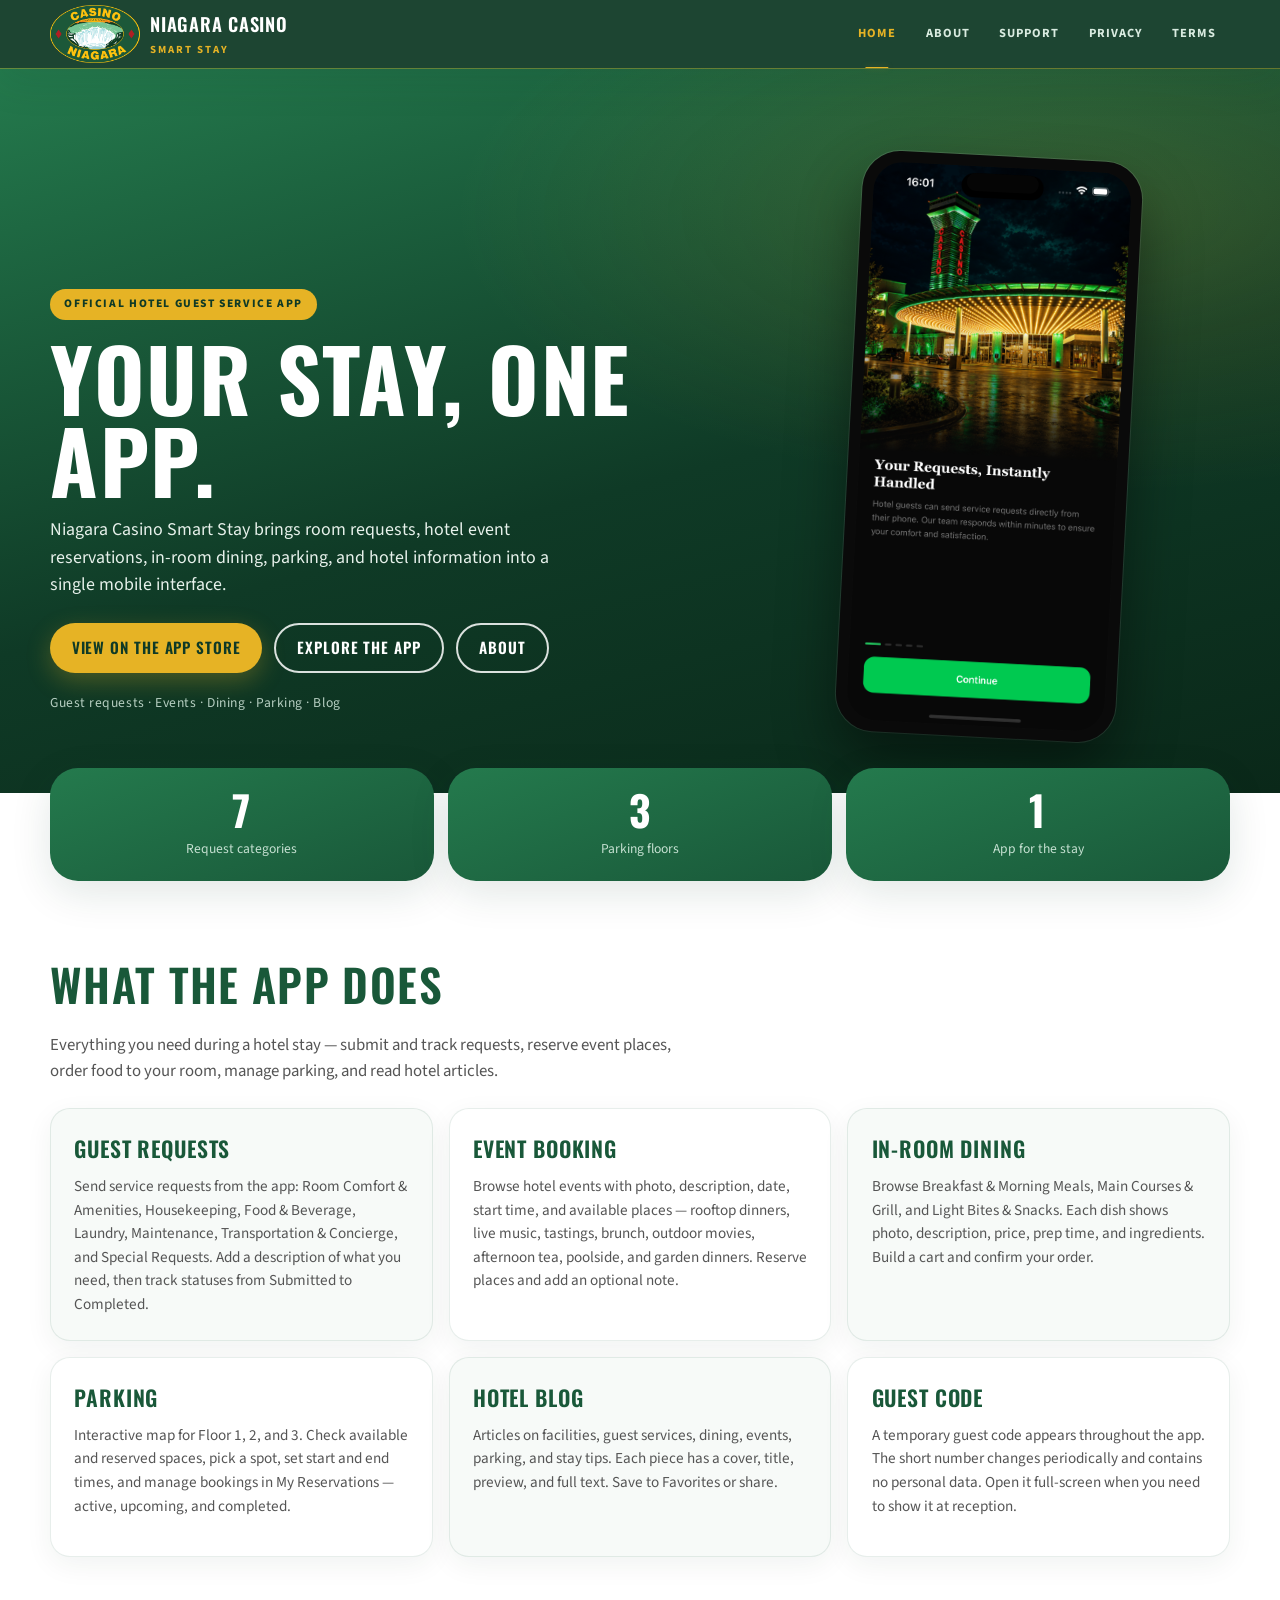
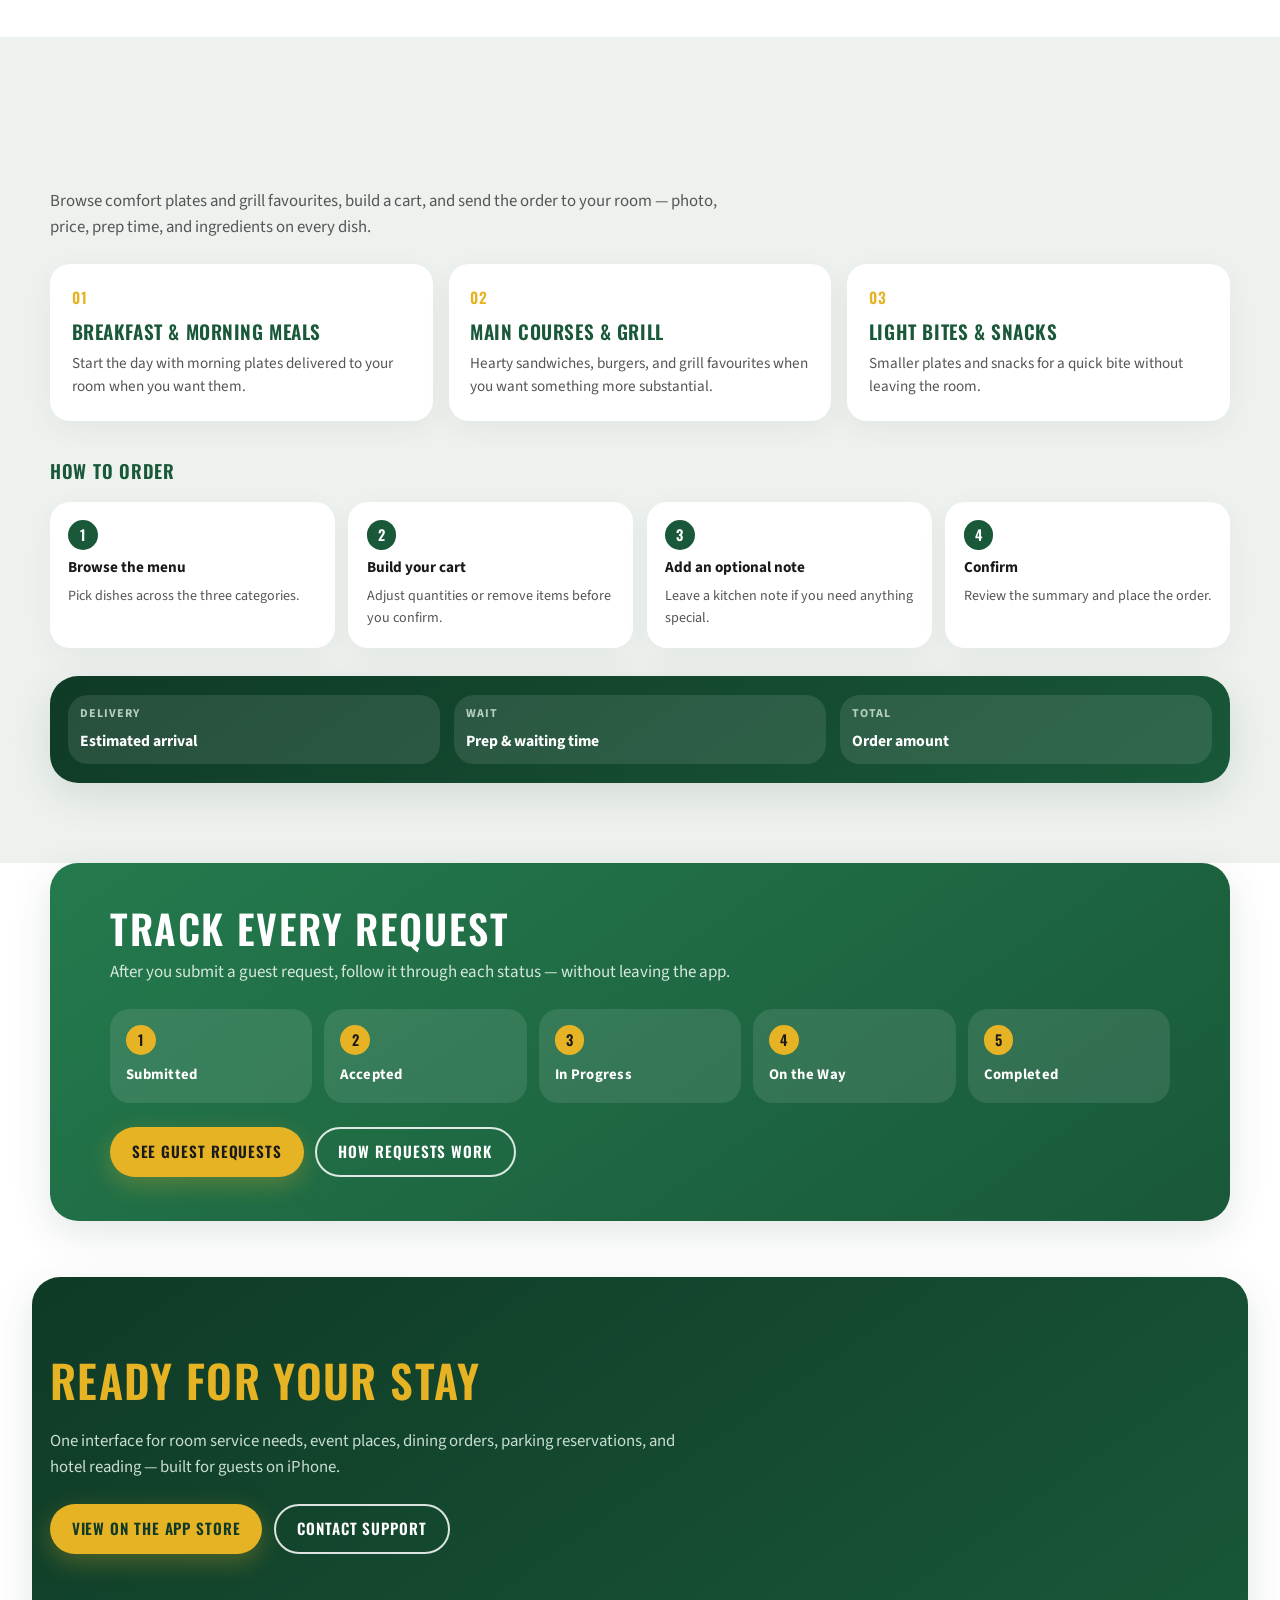
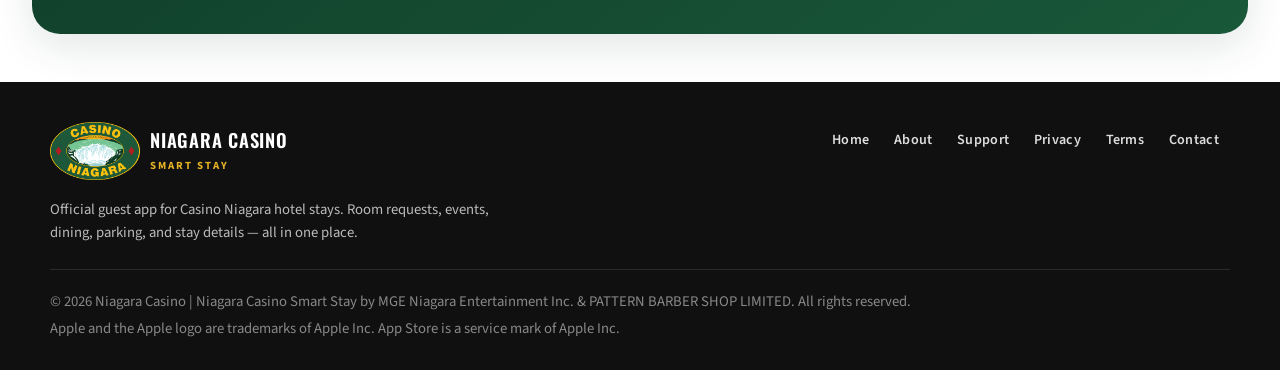
<file: index.html>
<!doctype html>
<html lang="en-CA">
  <head>
    <meta charset="utf-8" />
    <meta name="viewport" content="width=device-width, initial-scale=1" />
    <title>Niagara Casino Smart Stay</title>
    <meta
      name="description"
      content="Niagara Casino Smart Stay — hotel guest services in one app: room requests, event booking, in-room dining, parking, and hotel info."
    />
    <link rel="canonical" href="./" />
    <meta property="og:type" content="website" />
    <meta property="og:title" content="Niagara Casino Smart Stay" />
    <meta
      property="og:description"
      content="Room requests, events, dining, parking, and hotel info in one mobile app."
    />
    <meta
      property="og:image"
      content="assets/images/Casino_Niagara_Falls_1440x600.jpg"
    />
    <meta name="theme-color" content="#0f3a26" />
    <link rel="icon" href="assets/images/logo.png" type="image/png" />
    <link rel="manifest" href="site.webmanifest" />
    <link rel="stylesheet" href="assets/css/styles.css" />
  </head>
  <body>
    <a class="skip" href="#content">Skip to content</a>
    <header class="mast">
      <div class="shell mast-inner">
        <a class="brand" href="./">
          <img src="assets/images/logo.png" alt="" />
          <span><b>Niagara Casino</b><small>Smart Stay</small></span>
        </a>
        <button
          class="burger"
          type="button"
          aria-label="Open menu"
          aria-expanded="false"
          aria-controls="nav"
        >
          <i></i>
        </button>
        <nav class="menu" id="nav" aria-label="Primary">
          <ul>
            <li><a href="./" aria-current="page">Home</a></li>
            <li><a href="about/">About</a></li>
            <li><a href="support/">Support</a></li>
            <li><a href="privacy/">Privacy</a></li>
            <li><a href="terms/">Terms</a></li>
          </ul>
        </nav>
        <button
          class="shade"
          type="button"
          aria-label="Close menu"
          tabindex="-1"
        ></button>
      </div>
    </header>

    <main id="content">
      <section class="billboard">
        <div class="shell billboard-grid">
          <div class="billboard-copy">
            <span class="tag">Official hotel guest service app</span>
            <h1>Your stay, one app.</h1>
            <p>
              Niagara Casino Smart Stay brings room requests, hotel event
              reservations, in-room dining, parking, and hotel information into
              a single mobile interface.
            </p>
            <div class="row">
              <a
                class="cta"
                href="https://apps.apple.com/us/app/niagara-casino-smart-stay/id6822298980"
                target="_blank"
                rel="noopener noreferrer"
                >View on the App Store</a
              >
              <a class="cta line" href="#features">Explore the app</a>
              <a class="cta line" href="about/">About</a>
            </div>
            <p class="meta">
              Guest requests · Events · Dining · Parking · Blog
            </p>
          </div>
          <figure class="phone-stage">
            <div class="phone">
              <img
                src="assets/images/app-screen.png?v=20261006"
                alt="Niagara Casino Smart Stay app screenshot"
                width="393"
                height="852"
              />
            </div>
          </figure>
        </div>
      </section>

      <ul class="ticker" aria-label="App highlights">
        <li><strong>7</strong><span>Request categories</span></li>
        <li><strong>3</strong><span>Parking floors</span></li>
        <li><strong>1</strong><span>App for the stay</span></li>
      </ul>

      <section class="block" id="features">
        <div class="shell">
          <h2 class="lead-line">What the app does</h2>
          <p class="blurb">
            Everything you need during a hotel stay — submit and track requests,
            reserve event places, order food to your room, manage parking, and
            read hotel articles.
          </p>
          <div class="mosaic">
            <article>
              <div>
                <h3>Guest Requests</h3>
                <p>
                  Send service requests from the app: Room Comfort &amp;
                  Amenities, Housekeeping, Food &amp; Beverage, Laundry,
                  Maintenance, Transportation &amp; Concierge, and Special
                  Requests. Add a description of what you need, then track
                  statuses from Submitted to Completed.
                </p>
              </div>
            </article>
            <article>
              <div>
                <h3>Event Booking</h3>
                <p>
                  Browse hotel events with photo, description, date, start time,
                  and available places — rooftop dinners, live music, tastings,
                  brunch, outdoor movies, afternoon tea, poolside, and garden
                  dinners. Reserve places and add an optional note.
                </p>
              </div>
            </article>
            <article>
              <div>
                <h3>In-Room Dining</h3>
                <p>
                  Browse Breakfast &amp; Morning Meals, Main Courses &amp;
                  Grill, and Light Bites &amp; Snacks. Each dish shows photo,
                  description, price, prep time, and ingredients. Build a cart
                  and confirm your order.
                </p>
              </div>
            </article>
            <article>
              <div>
                <h3>Parking</h3>
                <p>
                  Interactive map for Floor 1, 2, and 3. Check available and
                  reserved spaces, pick a spot, set start and end times, and
                  manage bookings in My Reservations — active, upcoming, and
                  completed.
                </p>
              </div>
            </article>
            <article>
              <div>
                <h3>Hotel Blog</h3>
                <p>
                  Articles on facilities, guest services, dining, events,
                  parking, and stay tips. Each piece has a cover, title,
                  preview, and full text. Save to Favorites or share.
                </p>
              </div>
            </article>
            <article>
              <div>
                <h3>Guest Code</h3>
                <p>
                  A temporary guest code appears throughout the app. The short
                  number changes periodically and contains no personal data.
                  Open it full-screen when you need to show it at reception.
                </p>
              </div>
            </article>
          </div>
        </div>
      </section>

      <section class="block dining" id="dining" aria-labelledby="dining-title">
        <div class="shell">
          <h2 class="lead-line" id="dining-title">In-Room Dining</h2>
          <p class="blurb">
            Browse comfort plates and grill favourites, build a cart, and send
            the order to your room — photo, price, prep time, and ingredients on
            every dish.
          </p>

          <div class="dining-menus">
            <article>
              <span>01</span>
              <h3>Breakfast &amp; Morning Meals</h3>
              <p>
                Start the day with morning plates delivered to your room when
                you want them.
              </p>
            </article>
            <article>
              <span>02</span>
              <h3>Main Courses &amp; Grill</h3>
              <p>
                Hearty sandwiches, burgers, and grill favourites when you want
                something more substantial.
              </p>
            </article>
            <article>
              <span>03</span>
              <h3>Light Bites &amp; Snacks</h3>
              <p>
                Smaller plates and snacks for a quick bite without leaving the
                room.
              </p>
            </article>
          </div>

          <h3 class="dining-sub">How to order</h3>
          <ol class="dining-steps">
            <li>
              <span>1</span><b>Browse the menu</b>
              <p>Pick dishes across the three categories.</p>
            </li>
            <li>
              <span>2</span><b>Build your cart</b>
              <p>Adjust quantities or remove items before you confirm.</p>
            </li>
            <li>
              <span>3</span><b>Add an optional note</b>
              <p>Leave a kitchen note if you need anything special.</p>
            </li>
            <li>
              <span>4</span><b>Confirm</b>
              <p>Review the summary and place the order.</p>
            </li>
          </ol>

          <div class="dining-summary" aria-label="Order summary highlights">
            <div><span>Delivery</span><strong>Estimated arrival</strong></div>
            <div><span>Wait</span><strong>Prep &amp; waiting time</strong></div>
            <div><span>Total</span><strong>Order amount</strong></div>
          </div>
        </div>
      </section>

      <section class="status-band" aria-labelledby="status-title">
        <div class="shell">
          <div class="status-head">
            <h2 id="status-title">Track every request</h2>
            <p>
              After you submit a guest request, follow it through each status —
              without leaving the app.
            </p>
          </div>
          <ol class="status-flow">
            <li><span>1</span><b>Submitted</b></li>
            <li><span>2</span><b>Accepted</b></li>
            <li><span>3</span><b>In Progress</b></li>
            <li><span>4</span><b>On the Way</b></li>
            <li><span>5</span><b>Completed</b></li>
          </ol>
          <div class="row">
            <a class="cta" href="#features">See guest requests</a>
            <a class="cta line" href="support/">How requests work</a>
          </div>
        </div>
      </section>

      <section class="block green">
        <div class="shell">
          <h2 class="lead-line">Ready for your stay</h2>
          <p class="blurb">
            One interface for room service needs, event places, dining orders,
            parking reservations, and hotel reading — built for guests on
            iPhone.
          </p>
          <div class="row">
            <a
              class="cta"
              href="https://apps.apple.com/us/app/niagara-casino-smart-stay/id6822298980"
              target="_blank"
              rel="noopener noreferrer"
              >View on the App Store</a
            >
            <a class="cta line" href="support/">Contact support</a>
          </div>
        </div>
      </section>
    </main>

    <footer class="floor">
      <div class="shell">
        <div class="floor-grid">
          <div>
            <a class="brand" href="./"
              ><img src="assets/images/logo.png" alt="" /><span
                ><b>Niagara Casino</b><small>Smart Stay</small></span
              ></a
            >
            <p>
              Official guest app for Casino Niagara hotel stays. Room requests, events, dining, parking, and stay details — all in one place.
            </p>
          </div>
          <ul>
            <li><a href="./">Home</a></li>
            <li><a href="about/">About</a></li>
            <li><a href="support/">Support</a></li>
            <li><a href="privacy/">Privacy</a></li>
            <li><a href="terms/">Terms</a></li>
            <li><a href="contact/">Contact</a></li>
          </ul>
        </div>
        <div class="floor-legal">
          <p>
            © 2026 Niagara Casino | Niagara Casino Smart Stay by MGE Niagara Entertainment Inc. &amp; PATTERN BARBER SHOP LIMITED. All rights reserved.
          </p>
          <p>
            Apple and the Apple logo are trademarks of Apple Inc. App Store is a
            service mark of Apple Inc.
          </p>
        </div>
      </div>
    </footer>
    <script src="assets/js/main.js" defer></script>
  </body>
</html>
</file>
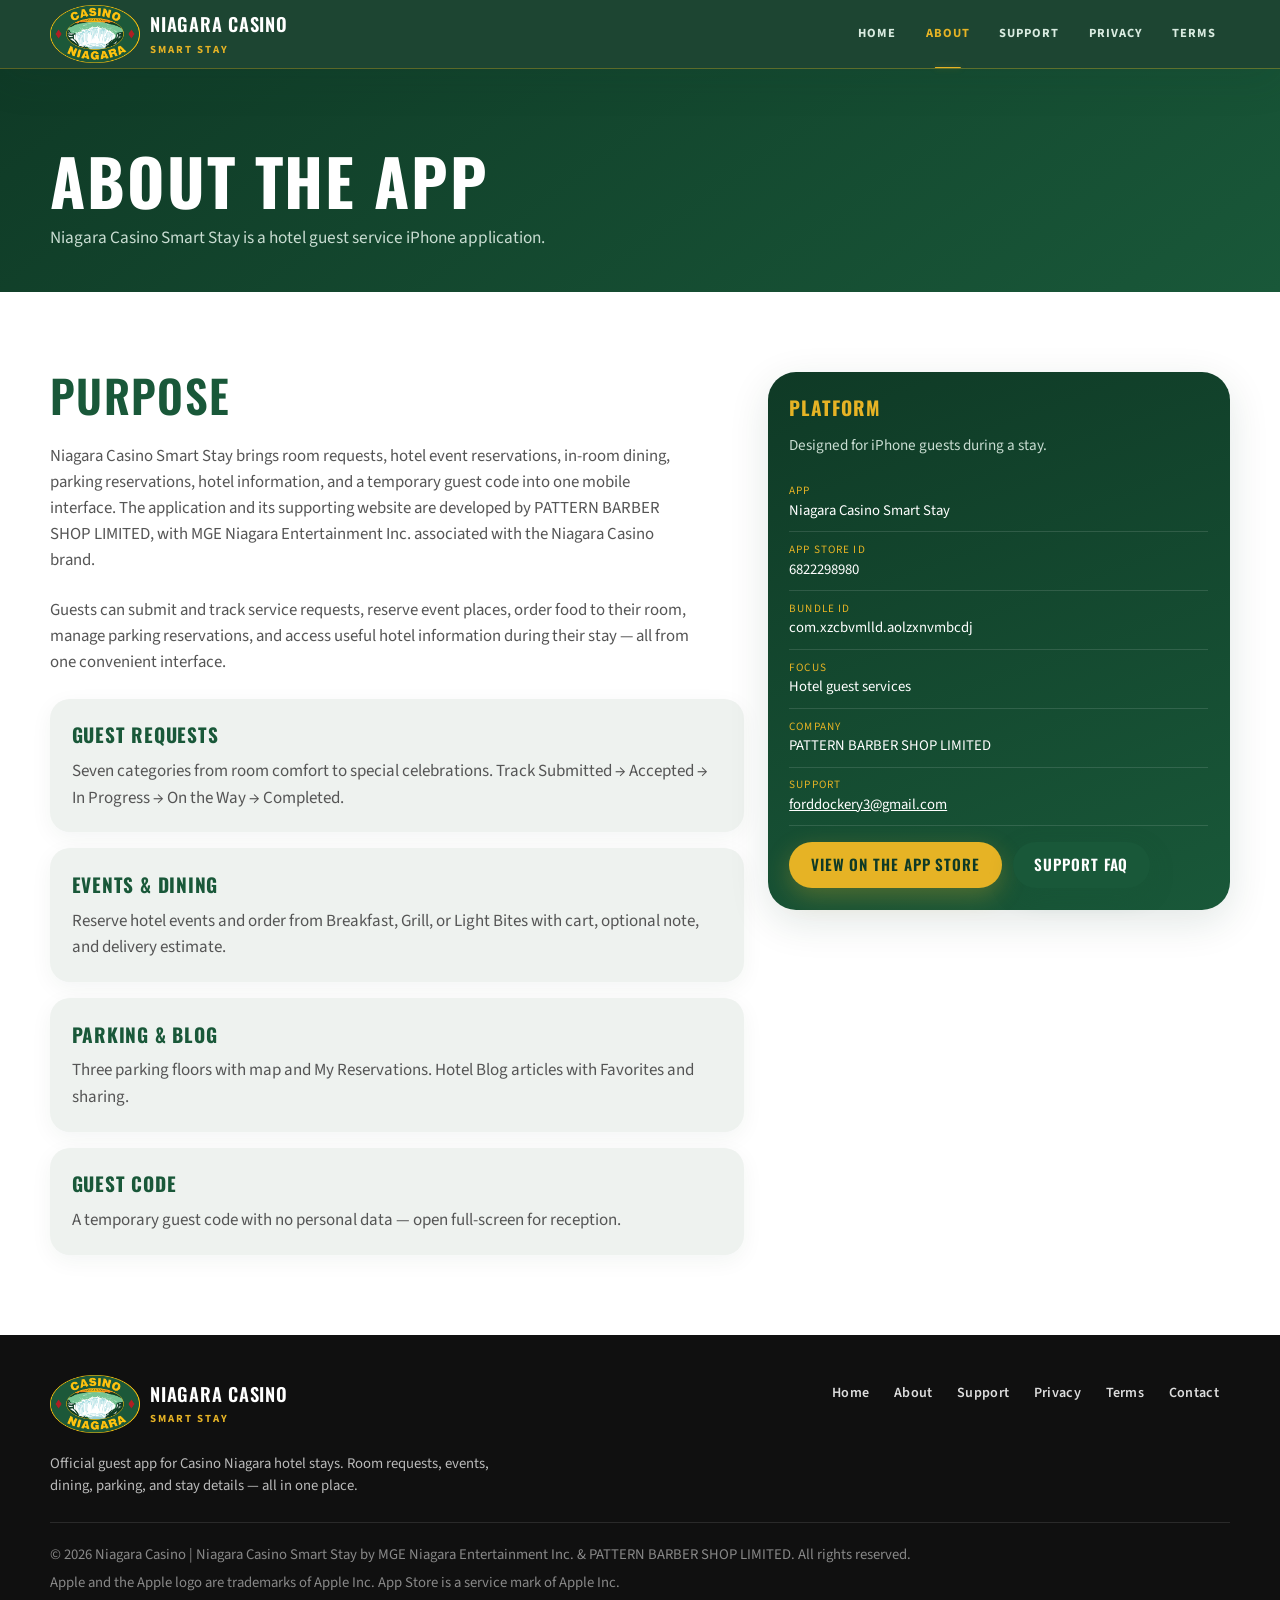
<file: about/index.html>
<!doctype html>
<html lang="en-CA">
<head>
  <meta charset="utf-8">
  <meta name="viewport" content="width=device-width, initial-scale=1">
  <title>About | Niagara Casino Smart Stay</title>
  <meta name="description" content="Niagara Casino Smart Stay is a hotel guest service iPhone app developed by PATTERN BARBER SHOP LIMITED.">
  <meta name="theme-color" content="#0f3a26">
  <link rel="icon" href="../assets/images/logo.png" type="image/png">
  <link rel="stylesheet" href="../assets/css/styles.css">
</head>
<body>
  <a class="skip" href="#content">Skip to content</a>
  <header class="mast">
    <div class="shell mast-inner">
      <a class="brand" href="../"><img src="../assets/images/logo.png" alt=""><span><b>Niagara Casino</b><small>Smart Stay</small></span></a>
      <button class="burger" type="button" aria-label="Open menu" aria-expanded="false" aria-controls="nav"><i></i></button>
      <nav class="menu" id="nav" aria-label="Primary">
        <ul>
          <li><a href="../">Home</a></li>
          <li><a href="./" aria-current="page">About</a></li>
          <li><a href="../support/">Support</a></li>
          <li><a href="../privacy/">Privacy</a></li>
          <li><a href="../terms/">Terms</a></li>
        </ul>
      </nav>
      <button class="shade" type="button" aria-label="Close menu" tabindex="-1"></button>
    </div>
  </header>
  <main id="content">
    <section class="page-banner">
      <div class="shell">
        <h1>About the app</h1>
        <p>Niagara Casino Smart Stay is a hotel guest service iPhone application.</p>
      </div>
    </section>
    <section class="block">
      <div class="shell cols-2">
        <div>
          <h2 class="lead-line">Purpose</h2>
          <p class="blurb">Niagara Casino Smart Stay brings room requests, hotel event reservations, in-room dining, parking reservations, hotel information, and a temporary guest code into one mobile interface. The application and its supporting website are developed by PATTERN BARBER SHOP LIMITED, with MGE Niagara Entertainment Inc. associated with the Niagara Casino brand.</p>
          <p class="blurb">Guests can submit and track service requests, reserve event places, order food to their room, manage parking reservations, and access useful hotel information during their stay — all from one convenient interface.</p>
          <div class="stack">
            <article class="panel"><h3>Guest Requests</h3><p>Seven categories from room comfort to special celebrations. Track Submitted → Accepted → In Progress → On the Way → Completed.</p></article>
            <article class="panel"><h3>Events &amp; dining</h3><p>Reserve hotel events and order from Breakfast, Grill, or Light Bites with cart, optional note, and delivery estimate.</p></article>
            <article class="panel"><h3>Parking &amp; blog</h3><p>Three parking floors with map and My Reservations. Hotel Blog articles with Favorites and sharing.</p></article>
            <article class="panel"><h3>Guest code</h3><p>A temporary guest code with no personal data — open full-screen for reception.</p></article>
          </div>
        </div>
        <aside class="sidebox">
          <h2>Platform</h2>
          <p>Designed for iPhone guests during a stay.</p>
          <ul class="facts">
            <li><span>App</span>Niagara Casino Smart Stay</li>
            <li><span>App Store ID</span>6822298980</li>
            <li><span>Bundle ID</span>com.xzcbvmlld.aolzxnvmbcdj</li>
            <li><span>Focus</span>Hotel guest services</li>
            <li><span>Company</span>PATTERN BARBER SHOP LIMITED</li>
            <li><span>Support</span><a href="mailto:forddockery3@gmail.com">forddockery3@gmail.com</a></li>
          </ul>
          <div class="cta-row">
            <a class="cta" href="https://apps.apple.com/us/app/niagara-casino-smart-stay/id6822298980" target="_blank" rel="noopener noreferrer">View on the App Store</a>
            <a class="cta dark" href="../support/">Support FAQ</a>
          </div>
        </aside>
      </div>
    </section>
  </main>
  <footer class="floor">
    <div class="shell">
      <div class="floor-grid">
        <div>
          <a class="brand" href="../"><img src="../assets/images/logo.png" alt=""><span><b>Niagara Casino</b><small>Smart Stay</small></span></a>
          <p>Official guest app for Casino Niagara hotel stays. Room requests, events, dining, parking, and stay details — all in one place.</p>
        </div>
        <ul>
          <li><a href="../">Home</a></li>
          <li><a href="./">About</a></li>
          <li><a href="../support/">Support</a></li>
          <li><a href="../privacy/">Privacy</a></li>
          <li><a href="../terms/">Terms</a></li>
          <li><a href="../contact/">Contact</a></li>
        </ul>
      </div>
      <div class="floor-legal">
        <p>© 2026 Niagara Casino | Niagara Casino Smart Stay by MGE Niagara Entertainment Inc. &amp; PATTERN BARBER SHOP LIMITED. All rights reserved.</p>
        <p>Apple and the Apple logo are trademarks of Apple Inc. App Store is a service mark of Apple Inc.</p>
      </div>
    </div>
  </footer>
  <script src="../assets/js/main.js" defer></script>
</body>
</html>
</file>
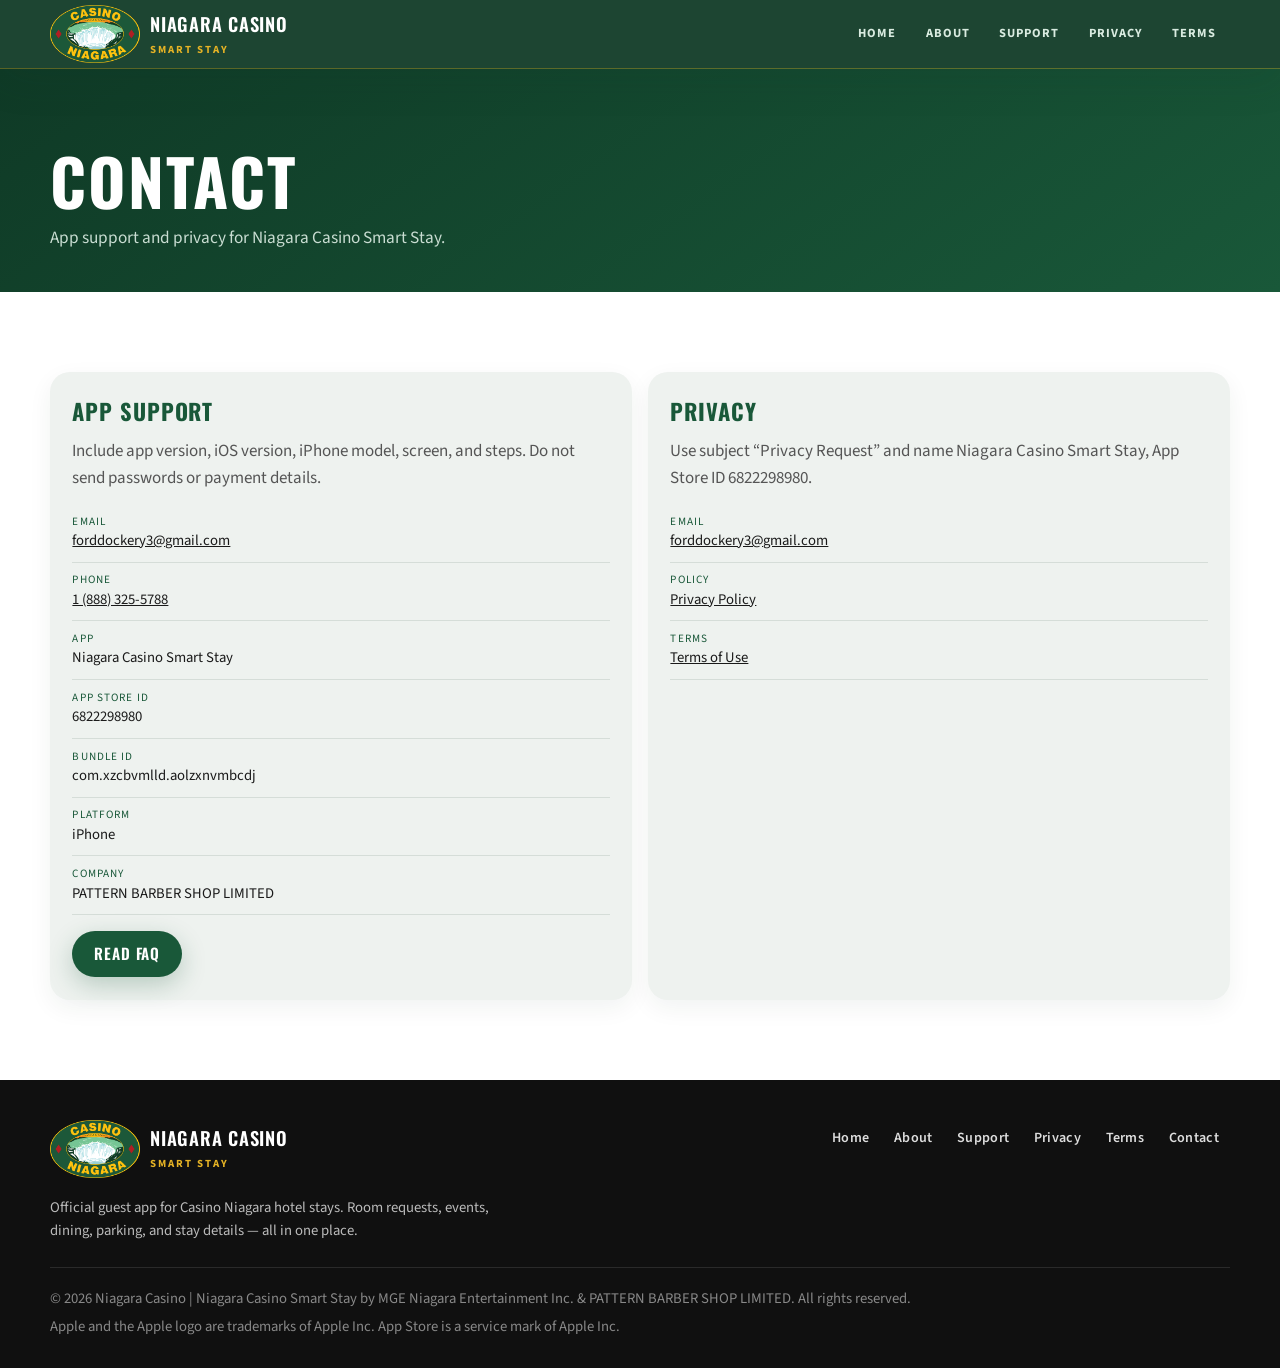
<file: contact/index.html>
<!doctype html>
<html lang="en-CA">
<head>
  <meta charset="utf-8">
  <meta name="viewport" content="width=device-width, initial-scale=1">
  <title>Contact | Niagara Casino Smart Stay</title>
  <meta name="theme-color" content="#0f3a26">
  <link rel="icon" href="../assets/images/logo.png" type="image/png">
  <link rel="stylesheet" href="../assets/css/styles.css">
</head>
<body>
  <a class="skip" href="#content">Skip to content</a>
  <header class="mast">
    <div class="shell mast-inner">
      <a class="brand" href="../"><img src="../assets/images/logo.png" alt=""><span><b>Niagara Casino</b><small>Smart Stay</small></span></a>
      <button class="burger" type="button" aria-label="Open menu" aria-expanded="false" aria-controls="nav"><i></i></button>
      <nav class="menu" id="nav" aria-label="Primary">
        <ul>
          <li><a href="../">Home</a></li>
          <li><a href="../about/">About</a></li>
          <li><a href="../support/">Support</a></li>
          <li><a href="../privacy/">Privacy</a></li>
          <li><a href="../terms/">Terms</a></li>
        </ul>
      </nav>
      <button class="shade" type="button" aria-label="Close menu" tabindex="-1"></button>
    </div>
  </header>
  <main id="content">
    <section class="page-banner">
      <div class="shell">
        <h1>Contact</h1>
        <p>App support and privacy for Niagara Casino Smart Stay.</p>
      </div>
    </section>
    <section class="block">
      <div class="shell contact-grid">
        <article>
          <h2>App support</h2>
          <p>Include app version, iOS version, iPhone model, screen, and steps. Do not send passwords or payment details.</p>
          <ul class="facts">
            <li><span>Email</span><a href="mailto:forddockery3@gmail.com">forddockery3@gmail.com</a></li>
            <li><span>Phone</span><a href="tel:+18883255788">1 (888) 325-5788</a></li>
            <li><span>App</span>Niagara Casino Smart Stay</li>
            <li><span>App Store ID</span>6822298980</li>
            <li><span>Bundle ID</span>com.xzcbvmlld.aolzxnvmbcdj</li>
            <li><span>Platform</span>iPhone</li>
            <li><span>Company</span>PATTERN BARBER SHOP LIMITED</li>
          </ul>
          <a class="cta dark" href="../support/">Read FAQ</a>
        </article>
        <article>
          <h2>Privacy</h2>
          <p>Use subject “Privacy Request” and name Niagara Casino Smart Stay, App Store ID 6822298980.</p>
          <ul class="facts">
            <li><span>Email</span><a href="mailto:forddockery3@gmail.com">forddockery3@gmail.com</a></li>
            <li><span>Policy</span><a href="../privacy/">Privacy Policy</a></li>
            <li><span>Terms</span><a href="../terms/">Terms of Use</a></li>
          </ul>
        </article>
      </div>
    </section>
  </main>
  <footer class="floor">
    <div class="shell">
      <div class="floor-grid">
        <div>
          <a class="brand" href="../"><img src="../assets/images/logo.png" alt=""><span><b>Niagara Casino</b><small>Smart Stay</small></span></a>
          <p>Official guest app for Casino Niagara hotel stays. Room requests, events, dining, parking, and stay details — all in one place.</p>
        </div>
        <ul>
          <li><a href="../">Home</a></li>
          <li><a href="../about/">About</a></li>
          <li><a href="../support/">Support</a></li>
          <li><a href="../privacy/">Privacy</a></li>
          <li><a href="../terms/">Terms</a></li>
          <li><a href="./">Contact</a></li>
        </ul>
      </div>
      <div class="floor-legal">
        <p>© 2026 Niagara Casino | Niagara Casino Smart Stay by MGE Niagara Entertainment Inc. &amp; PATTERN BARBER SHOP LIMITED. All rights reserved.</p>
        <p>Apple and the Apple logo are trademarks of Apple Inc. App Store is a service mark of Apple Inc.</p>
      </div>
    </div>
  </footer>
  <script src="../assets/js/main.js" defer></script>
</body>
</html>
</file>
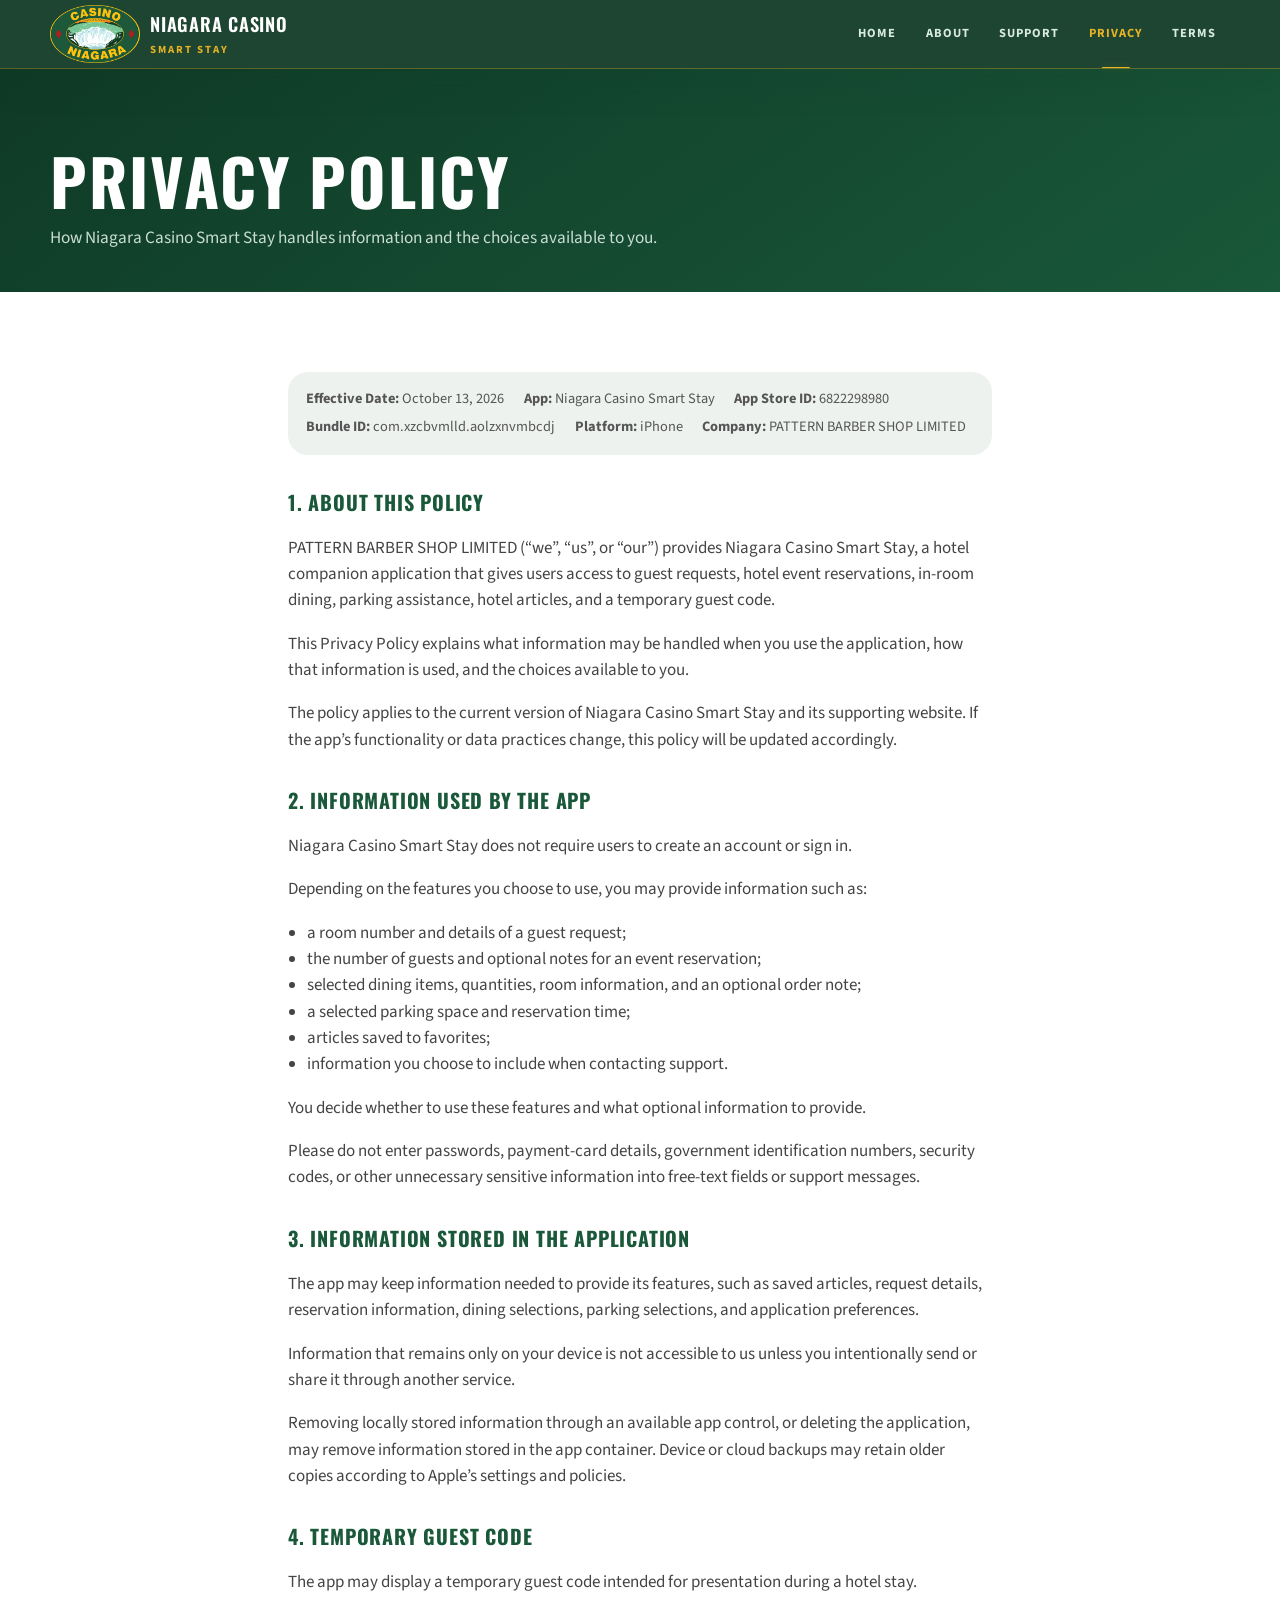
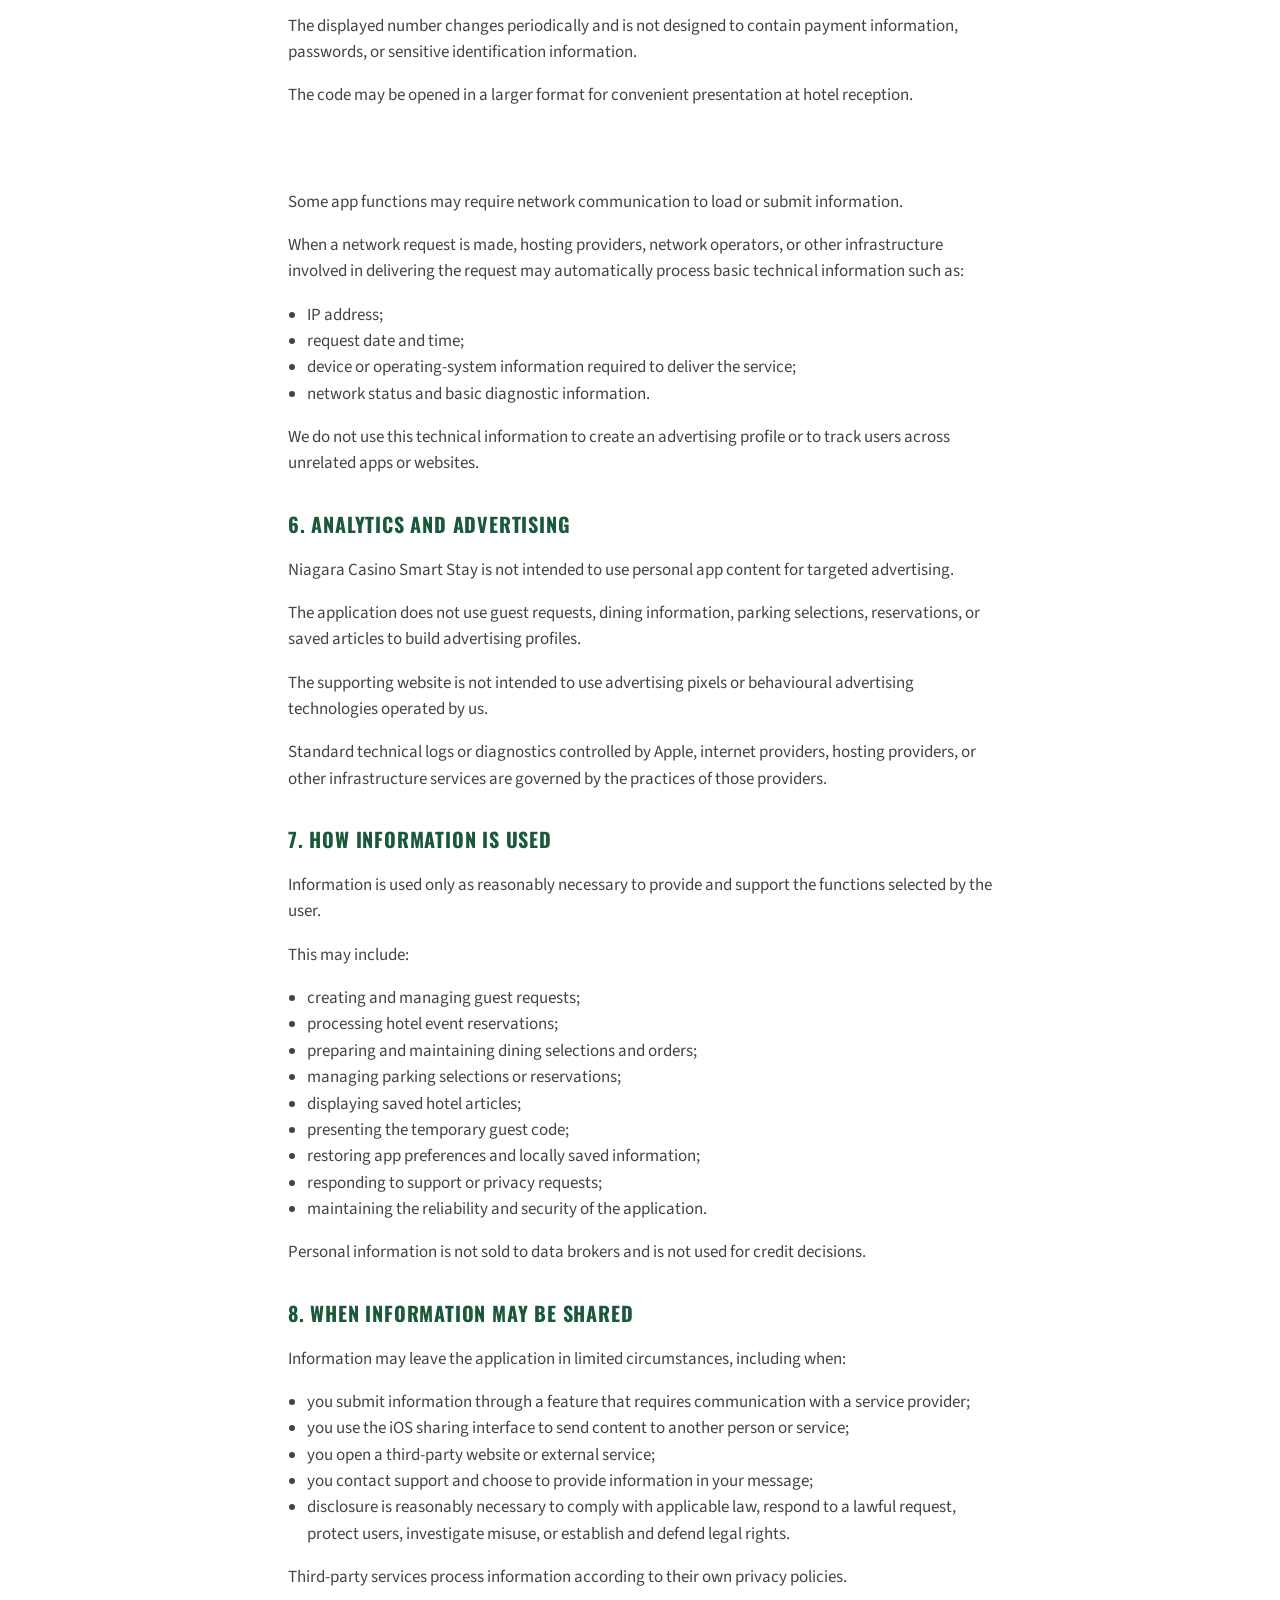
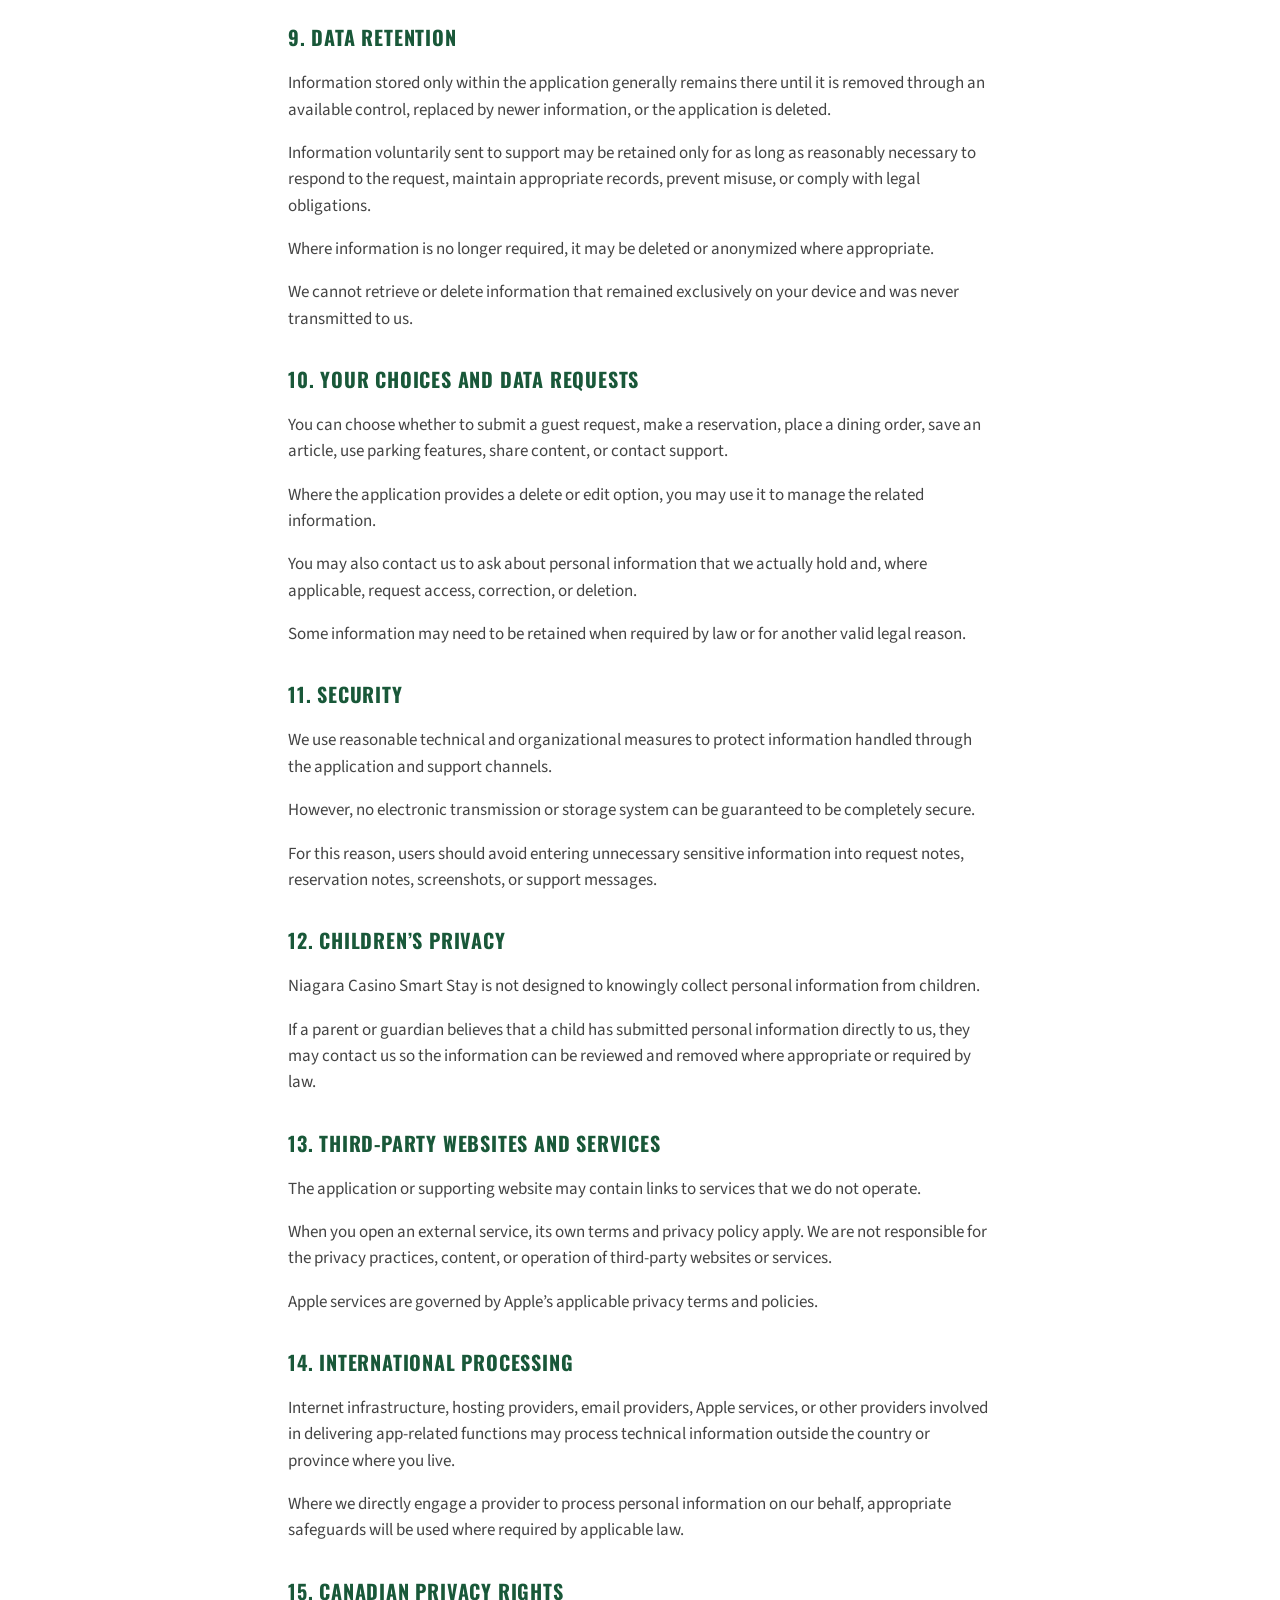
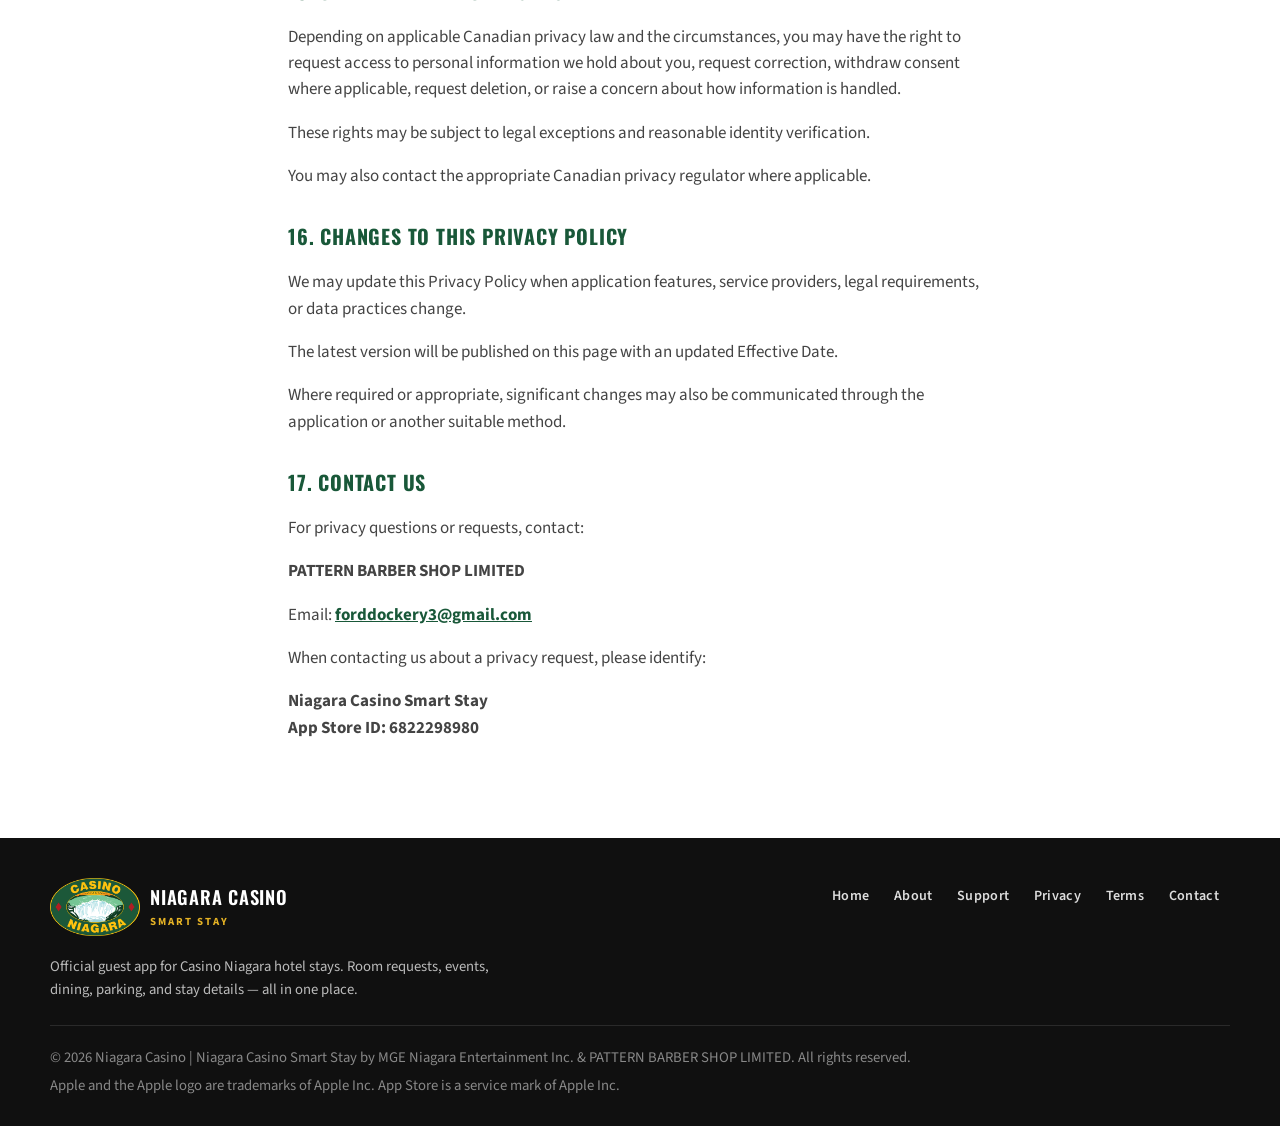
<file: privacy/index.html>
<!doctype html>
<html lang="en-CA">
  <head>
    <meta charset="utf-8" />
    <meta name="viewport" content="width=device-width, initial-scale=1" />
    <title>Privacy Policy | Niagara Casino Smart Stay</title>
    <meta
      name="description"
      content="How Niagara Casino Smart Stay and this website handle information."
    />
    <meta name="theme-color" content="#0f3a26" />
    <link rel="icon" href="../assets/images/logo.png" type="image/png" />
    <link rel="stylesheet" href="../assets/css/styles.css" />
  </head>
  <body>
    <a class="skip" href="#content">Skip to content</a>
    <header class="mast">
      <div class="shell mast-inner">
        <a class="brand" href="../"
          ><img src="../assets/images/logo.png" alt="" /><span
            ><b>Niagara Casino</b><small>Smart Stay</small></span
          ></a
        >
        <button
          class="burger"
          type="button"
          aria-label="Open menu"
          aria-expanded="false"
          aria-controls="nav"
        >
          <i></i>
        </button>
        <nav class="menu" id="nav" aria-label="Primary">
          <ul>
            <li><a href="../">Home</a></li>
            <li><a href="../about/">About</a></li>
            <li><a href="../support/">Support</a></li>
            <li><a href="./" aria-current="page">Privacy</a></li>
            <li><a href="../terms/">Terms</a></li>
          </ul>
        </nav>
        <button
          class="shade"
          type="button"
          aria-label="Close menu"
          tabindex="-1"
        ></button>
      </div>
    </header>
    <main id="content">
      <section class="page-banner">
        <div class="shell">
          <h1>Privacy Policy</h1>
          <p>
            How Niagara Casino Smart Stay handles information and the choices
            available to you.
          </p>
        </div>
      </section>
      <section class="block">
        <div class="shell legal">
          <div class="legal-meta">
            <span><strong>Effective Date:</strong> October 13, 2026</span>
            <span><strong>App:</strong> Niagara Casino Smart Stay</span>
            <span><strong>App Store ID:</strong> 6822298980</span>
            <span><strong>Bundle ID:</strong> com.xzcbvmlld.aolzxnvmbcdj</span>
            <span><strong>Platform:</strong> iPhone</span>
            <span><strong>Company:</strong> PATTERN BARBER SHOP LIMITED</span>
          </div>

          <h2>1. About This Policy</h2>
          <p>
            PATTERN BARBER SHOP LIMITED (“we”, “us”, or “our”) provides Niagara
            Casino Smart Stay, a hotel companion application that gives users
            access to guest requests, hotel event reservations, in-room dining,
            parking assistance, hotel articles, and a temporary guest code.
          </p>
          <p>
            This Privacy Policy explains what information may be handled when
            you use the application, how that information is used, and the
            choices available to you.
          </p>
          <p>
            The policy applies to the current version of Niagara Casino Smart
            Stay and its supporting website. If the app’s functionality or data
            practices change, this policy will be updated accordingly.
          </p>

          <h2>2. Information Used by the App</h2>
          <p>
            Niagara Casino Smart Stay does not require users to create an
            account or sign in.
          </p>
          <p>
            Depending on the features you choose to use, you may provide
            information such as:
          </p>
          <ul>
            <li>a room number and details of a guest request;</li>
            <li>
              the number of guests and optional notes for an event reservation;
            </li>
            <li>
              selected dining items, quantities, room information, and an
              optional order note;
            </li>
            <li>a selected parking space and reservation time;</li>
            <li>articles saved to favorites;</li>
            <li>
              information you choose to include when contacting support.
            </li>
          </ul>
          <p>
            You decide whether to use these features and what optional
            information to provide.
          </p>
          <p>
            Please do not enter passwords, payment-card details, government
            identification numbers, security codes, or other unnecessary
            sensitive information into free-text fields or support messages.
          </p>

          <h2>3. Information Stored in the Application</h2>
          <p>
            The app may keep information needed to provide its features, such as
            saved articles, request details, reservation information, dining
            selections, parking selections, and application preferences.
          </p>
          <p>
            Information that remains only on your device is not accessible to us
            unless you intentionally send or share it through another service.
          </p>
          <p>
            Removing locally stored information through an available app
            control, or deleting the application, may remove information stored
            in the app container. Device or cloud backups may retain older
            copies according to Apple’s settings and policies.
          </p>

          <h2>4. Temporary Guest Code</h2>
          <p>
            The app may display a temporary guest code intended for presentation
            during a hotel stay.
          </p>
          <p>
            The displayed number changes periodically and is not designed to
            contain payment information, passwords, or sensitive identification
            information.
          </p>
          <p>
            The code may be opened in a larger format for convenient
            presentation at hotel reception.
          </p>

          <h2>5. Technical Network Information</h2>
          <p>
            Some app functions may require network communication to load or
            submit information.
          </p>
          <p>
            When a network request is made, hosting providers, network
            operators, or other infrastructure involved in delivering the
            request may automatically process basic technical information such
            as:
          </p>
          <ul>
            <li>IP address;</li>
            <li>request date and time;</li>
            <li>
              device or operating-system information required to deliver the
              service;
            </li>
            <li>network status and basic diagnostic information.</li>
          </ul>
          <p>
            We do not use this technical information to create an advertising
            profile or to track users across unrelated apps or websites.
          </p>

          <h2>6. Analytics and Advertising</h2>
          <p>
            Niagara Casino Smart Stay is not intended to use personal app
            content for targeted advertising.
          </p>
          <p>
            The application does not use guest requests, dining information,
            parking selections, reservations, or saved articles to build
            advertising profiles.
          </p>
          <p>
            The supporting website is not intended to use advertising pixels or
            behavioural advertising technologies operated by us.
          </p>
          <p>
            Standard technical logs or diagnostics controlled by Apple, internet
            providers, hosting providers, or other infrastructure services are
            governed by the practices of those providers.
          </p>

          <h2>7. How Information Is Used</h2>
          <p>
            Information is used only as reasonably necessary to provide and
            support the functions selected by the user.
          </p>
          <p>This may include:</p>
          <ul>
            <li>creating and managing guest requests;</li>
            <li>processing hotel event reservations;</li>
            <li>preparing and maintaining dining selections and orders;</li>
            <li>managing parking selections or reservations;</li>
            <li>displaying saved hotel articles;</li>
            <li>presenting the temporary guest code;</li>
            <li>restoring app preferences and locally saved information;</li>
            <li>responding to support or privacy requests;</li>
            <li>
              maintaining the reliability and security of the application.
            </li>
          </ul>
          <p>
            Personal information is not sold to data brokers and is not used for
            credit decisions.
          </p>

          <h2>8. When Information May Be Shared</h2>
          <p>
            Information may leave the application in limited circumstances,
            including when:
          </p>
          <ul>
            <li>
              you submit information through a feature that requires
              communication with a service provider;
            </li>
            <li>
              you use the iOS sharing interface to send content to another
              person or service;
            </li>
            <li>you open a third-party website or external service;</li>
            <li>
              you contact support and choose to provide information in your
              message;
            </li>
            <li>
              disclosure is reasonably necessary to comply with applicable law,
              respond to a lawful request, protect users, investigate misuse, or
              establish and defend legal rights.
            </li>
          </ul>
          <p>
            Third-party services process information according to their own
            privacy policies.
          </p>

          <h2>9. Data Retention</h2>
          <p>
            Information stored only within the application generally remains
            there until it is removed through an available control, replaced by
            newer information, or the application is deleted.
          </p>
          <p>
            Information voluntarily sent to support may be retained only for as
            long as reasonably necessary to respond to the request, maintain
            appropriate records, prevent misuse, or comply with legal
            obligations.
          </p>
          <p>
            Where information is no longer required, it may be deleted or
            anonymized where appropriate.
          </p>
          <p>
            We cannot retrieve or delete information that remained exclusively
            on your device and was never transmitted to us.
          </p>

          <h2>10. Your Choices and Data Requests</h2>
          <p>
            You can choose whether to submit a guest request, make a
            reservation, place a dining order, save an article, use parking
            features, share content, or contact support.
          </p>
          <p>
            Where the application provides a delete or edit option, you may use
            it to manage the related information.
          </p>
          <p>
            You may also contact us to ask about personal information that we
            actually hold and, where applicable, request access, correction, or
            deletion.
          </p>
          <p>
            Some information may need to be retained when required by law or for
            another valid legal reason.
          </p>

          <h2>11. Security</h2>
          <p>
            We use reasonable technical and organizational measures to protect
            information handled through the application and support channels.
          </p>
          <p>
            However, no electronic transmission or storage system can be
            guaranteed to be completely secure.
          </p>
          <p>
            For this reason, users should avoid entering unnecessary sensitive
            information into request notes, reservation notes, screenshots, or
            support messages.
          </p>

          <h2>12. Children’s Privacy</h2>
          <p>
            Niagara Casino Smart Stay is not designed to knowingly collect
            personal information from children.
          </p>
          <p>
            If a parent or guardian believes that a child has submitted personal
            information directly to us, they may contact us so the information
            can be reviewed and removed where appropriate or required by law.
          </p>

          <h2>13. Third-Party Websites and Services</h2>
          <p>
            The application or supporting website may contain links to services
            that we do not operate.
          </p>
          <p>
            When you open an external service, its own terms and privacy policy
            apply. We are not responsible for the privacy practices, content, or
            operation of third-party websites or services.
          </p>
          <p>
            Apple services are governed by Apple’s applicable privacy terms and
            policies.
          </p>

          <h2>14. International Processing</h2>
          <p>
            Internet infrastructure, hosting providers, email providers, Apple
            services, or other providers involved in delivering app-related
            functions may process technical information outside the country or
            province where you live.
          </p>
          <p>
            Where we directly engage a provider to process personal information
            on our behalf, appropriate safeguards will be used where required by
            applicable law.
          </p>

          <h2>15. Canadian Privacy Rights</h2>
          <p>
            Depending on applicable Canadian privacy law and the circumstances,
            you may have the right to request access to personal information we
            hold about you, request correction, withdraw consent where
            applicable, request deletion, or raise a concern about how
            information is handled.
          </p>
          <p>
            These rights may be subject to legal exceptions and reasonable
            identity verification.
          </p>
          <p>
            You may also contact the appropriate Canadian privacy regulator
            where applicable.
          </p>

          <h2>16. Changes to This Privacy Policy</h2>
          <p>
            We may update this Privacy Policy when application features, service
            providers, legal requirements, or data practices change.
          </p>
          <p>
            The latest version will be published on this page with an updated
            Effective Date.
          </p>
          <p>
            Where required or appropriate, significant changes may also be
            communicated through the application or another suitable method.
          </p>

          <h2>17. Contact Us</h2>
          <p>For privacy questions or requests, contact:</p>
          <p><strong>PATTERN BARBER SHOP LIMITED</strong></p>
          <p>
            Email:
            <a href="mailto:forddockery3@gmail.com"
              ><strong>forddockery3@gmail.com</strong></a
            >
          </p>
          <p>When contacting us about a privacy request, please identify:</p>
          <p>
            <strong>Niagara Casino Smart Stay</strong><br />
            <strong>App Store ID: 6822298980</strong>
          </p>
        </div>
      </section>
    </main>
    <footer class="floor">
      <div class="shell">
        <div class="floor-grid">
          <div>
            <a class="brand" href="../"
              ><img src="../assets/images/logo.png" alt="" /><span
                ><b>Niagara Casino</b><small>Smart Stay</small></span
              ></a
            >
            <p>
              Official guest app for Casino Niagara hotel stays. Room requests, events, dining, parking, and stay details — all in one place.
            </p>
          </div>
          <ul>
            <li><a href="../">Home</a></li>
            <li><a href="../about/">About</a></li>
            <li><a href="../support/">Support</a></li>
            <li><a href="./">Privacy</a></li>
            <li><a href="../terms/">Terms</a></li>
            <li><a href="../contact/">Contact</a></li>
          </ul>
        </div>
        <div class="floor-legal">
          <p>
            © 2026 Niagara Casino | Niagara Casino Smart Stay by MGE Niagara
            Entertainment Inc. &amp; PATTERN BARBER SHOP LIMITED. All rights
            reserved.
          </p>
          <p>
            Apple and the Apple logo are trademarks of Apple Inc. App Store is a
            service mark of Apple Inc.
          </p>
        </div>
      </div>
    </footer>
    <script src="../assets/js/main.js" defer></script>
  </body>
</html>
</file>
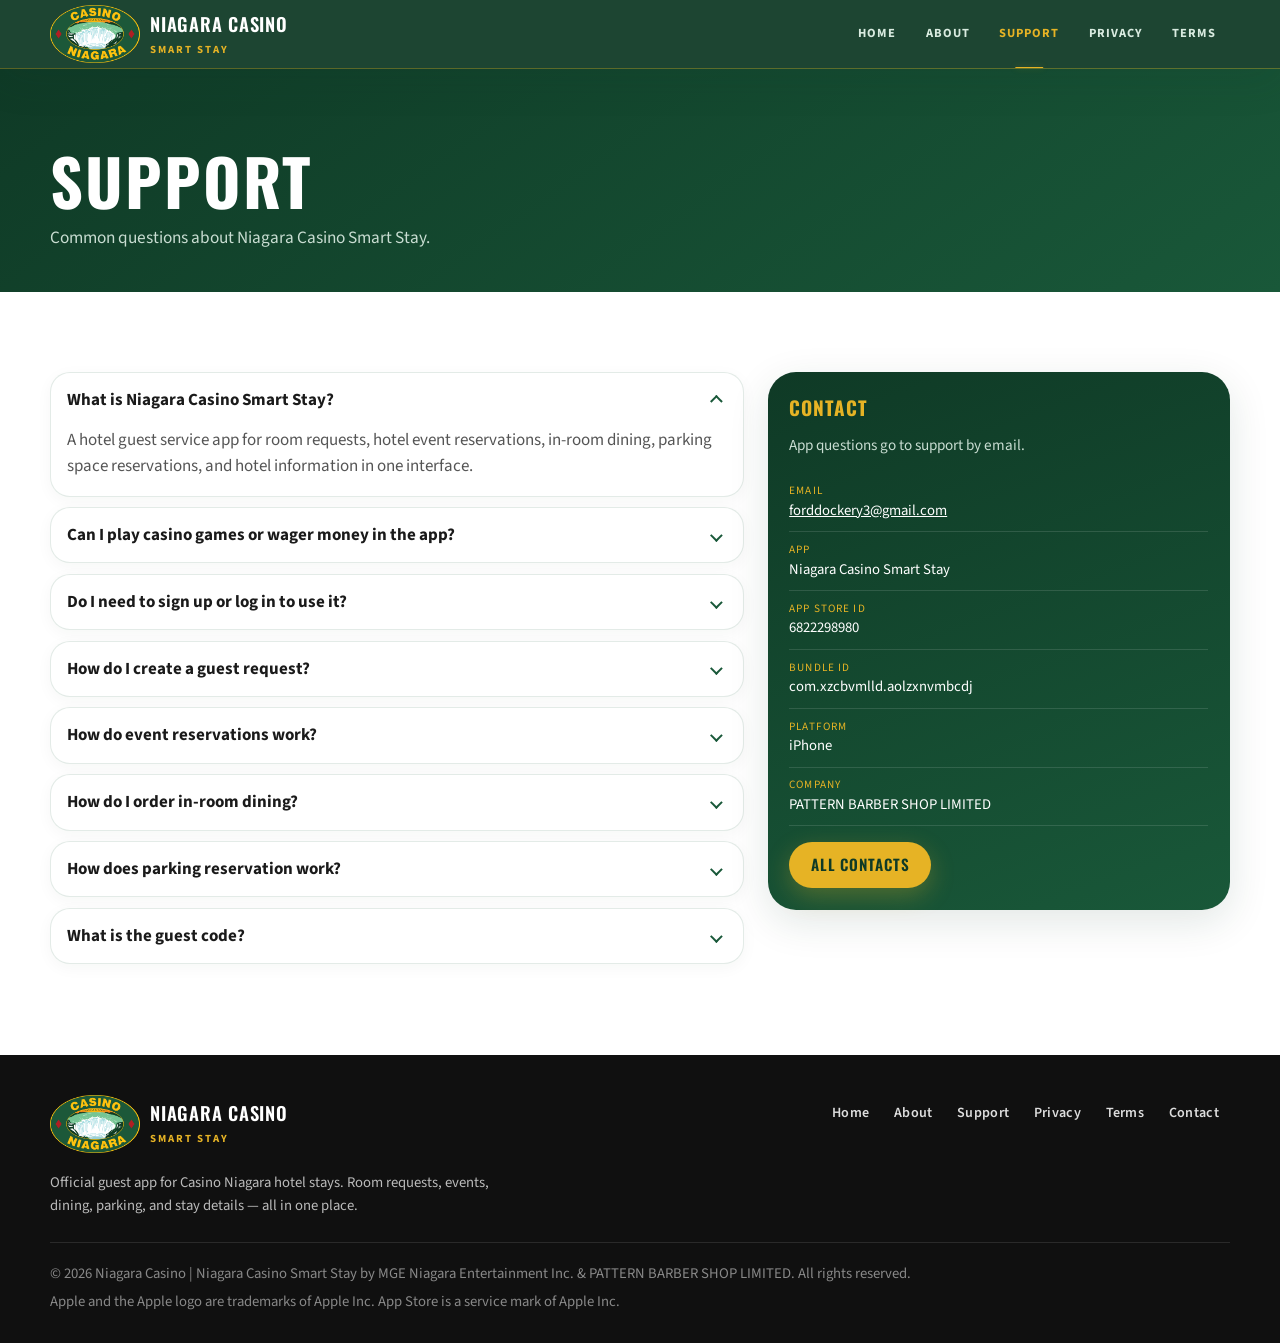
<file: support/index.html>
<!doctype html>
<html lang="en-CA">
<head>
  <meta charset="utf-8">
  <meta name="viewport" content="width=device-width, initial-scale=1">
  <title>Support | Niagara Casino Smart Stay</title>
  <meta name="description" content="Help and FAQ for the Niagara Casino Smart Stay app.">
  <meta name="theme-color" content="#0f3a26">
  <link rel="icon" href="../assets/images/logo.png" type="image/png">
  <link rel="stylesheet" href="../assets/css/styles.css">
</head>
<body>
  <a class="skip" href="#content">Skip to content</a>
  <header class="mast">
    <div class="shell mast-inner">
      <a class="brand" href="../"><img src="../assets/images/logo.png" alt=""><span><b>Niagara Casino</b><small>Smart Stay</small></span></a>
      <button class="burger" type="button" aria-label="Open menu" aria-expanded="false" aria-controls="nav"><i></i></button>
      <nav class="menu" id="nav" aria-label="Primary">
        <ul>
          <li><a href="../">Home</a></li>
          <li><a href="../about/">About</a></li>
          <li><a href="./" aria-current="page">Support</a></li>
          <li><a href="../privacy/">Privacy</a></li>
          <li><a href="../terms/">Terms</a></li>
        </ul>
      </nav>
      <button class="shade" type="button" aria-label="Close menu" tabindex="-1"></button>
    </div>
  </header>
  <main id="content">
    <section class="page-banner">
      <div class="shell">
        <h1>Support</h1>
        <p>Common questions about Niagara Casino Smart Stay.</p>
      </div>
    </section>
    <section class="block">
      <div class="shell cols-2">
        <div class="faq">
          <details open>
            <summary>What is Niagara Casino Smart Stay?</summary>
            <p>A hotel guest service app for room requests, hotel event reservations, in-room dining, parking space reservations, and hotel information in one interface.</p>
          </details>
          <details>
            <summary>Can I play casino games or wager money in the app?</summary>
            <p>No. Niagara Casino Smart Stay is only for hotel guest services during a stay. It does not include slots, table games, sports betting, deposits, withdrawals, or any real-money gaming.</p>
          </details>
          <details>
            <summary>Do I need to sign up or log in to use it?</summary>
            <p>No account is required to use the main guest features. Support contact is available by email if you need help.</p>
          </details>
          <details>
            <summary>How do I create a guest request?</summary>
            <p>Open Guest Requests, pick a category (for example Housekeeping or Maintenance), describe what you need, and submit. Then track statuses: Submitted, Accepted, In Progress, On the Way, Completed.</p>
          </details>
          <details>
            <summary>How do event reservations work?</summary>
            <p>Open Event Booking, review the photo, description, date, time, and available places. Choose the number of guests, add an optional note, and reserve. Guest details can attach automatically when available.</p>
          </details>
          <details>
            <summary>How do I order in-room dining?</summary>
            <p>Browse Breakfast &amp; Morning Meals, Main Courses &amp; Grill, or Light Bites &amp; Snacks. Add dishes to the cart, adjust quantities, add an optional note if needed, then confirm. The summary shows delivery estimate, waiting time, and total.</p>
          </details>
          <details>
            <summary>How does parking reservation work?</summary>
            <p>Use the map for Floor 1, 2, or 3, select an available space, set start and end date/time, and save. Review active, upcoming, and completed bookings in My Reservations. Eligible bookings can be edited or cancelled in the app.</p>
          </details>
          <details>
            <summary>What is the guest code?</summary>
            <p>A temporary guest code with a short number that changes periodically. It does not contain personal information. Open it full-screen when reception asks to see it.</p>
          </details>
        </div>
        <aside class="sidebox">
          <h2>Contact</h2>
          <p>App questions go to support by email.</p>
          <ul class="facts">
            <li><span>Email</span><a href="mailto:forddockery3@gmail.com">forddockery3@gmail.com</a></li>
            <li><span>App</span>Niagara Casino Smart Stay</li>
            <li><span>App Store ID</span>6822298980</li>
            <li><span>Bundle ID</span>com.xzcbvmlld.aolzxnvmbcdj</li>
            <li><span>Platform</span>iPhone</li>
            <li><span>Company</span>PATTERN BARBER SHOP LIMITED</li>
          </ul>
          <a class="cta" href="../contact/">All contacts</a>
        </aside>
      </div>
    </section>
  </main>
  <footer class="floor">
    <div class="shell">
      <div class="floor-grid">
        <div>
          <a class="brand" href="../"><img src="../assets/images/logo.png" alt=""><span><b>Niagara Casino</b><small>Smart Stay</small></span></a>
          <p>Official guest app for Casino Niagara hotel stays. Room requests, events, dining, parking, and stay details — all in one place.</p>
        </div>
        <ul>
          <li><a href="../">Home</a></li>
          <li><a href="../about/">About</a></li>
          <li><a href="./">Support</a></li>
          <li><a href="../privacy/">Privacy</a></li>
          <li><a href="../terms/">Terms</a></li>
          <li><a href="../contact/">Contact</a></li>
        </ul>
      </div>
      <div class="floor-legal">
        <p>© 2026 Niagara Casino | Niagara Casino Smart Stay by MGE Niagara Entertainment Inc. &amp; PATTERN BARBER SHOP LIMITED. All rights reserved.</p>
        <p>Apple and the Apple logo are trademarks of Apple Inc. App Store is a service mark of Apple Inc.</p>
      </div>
    </div>
  </footer>
  <script src="../assets/js/main.js" defer></script>
</body>
</html>
</file>
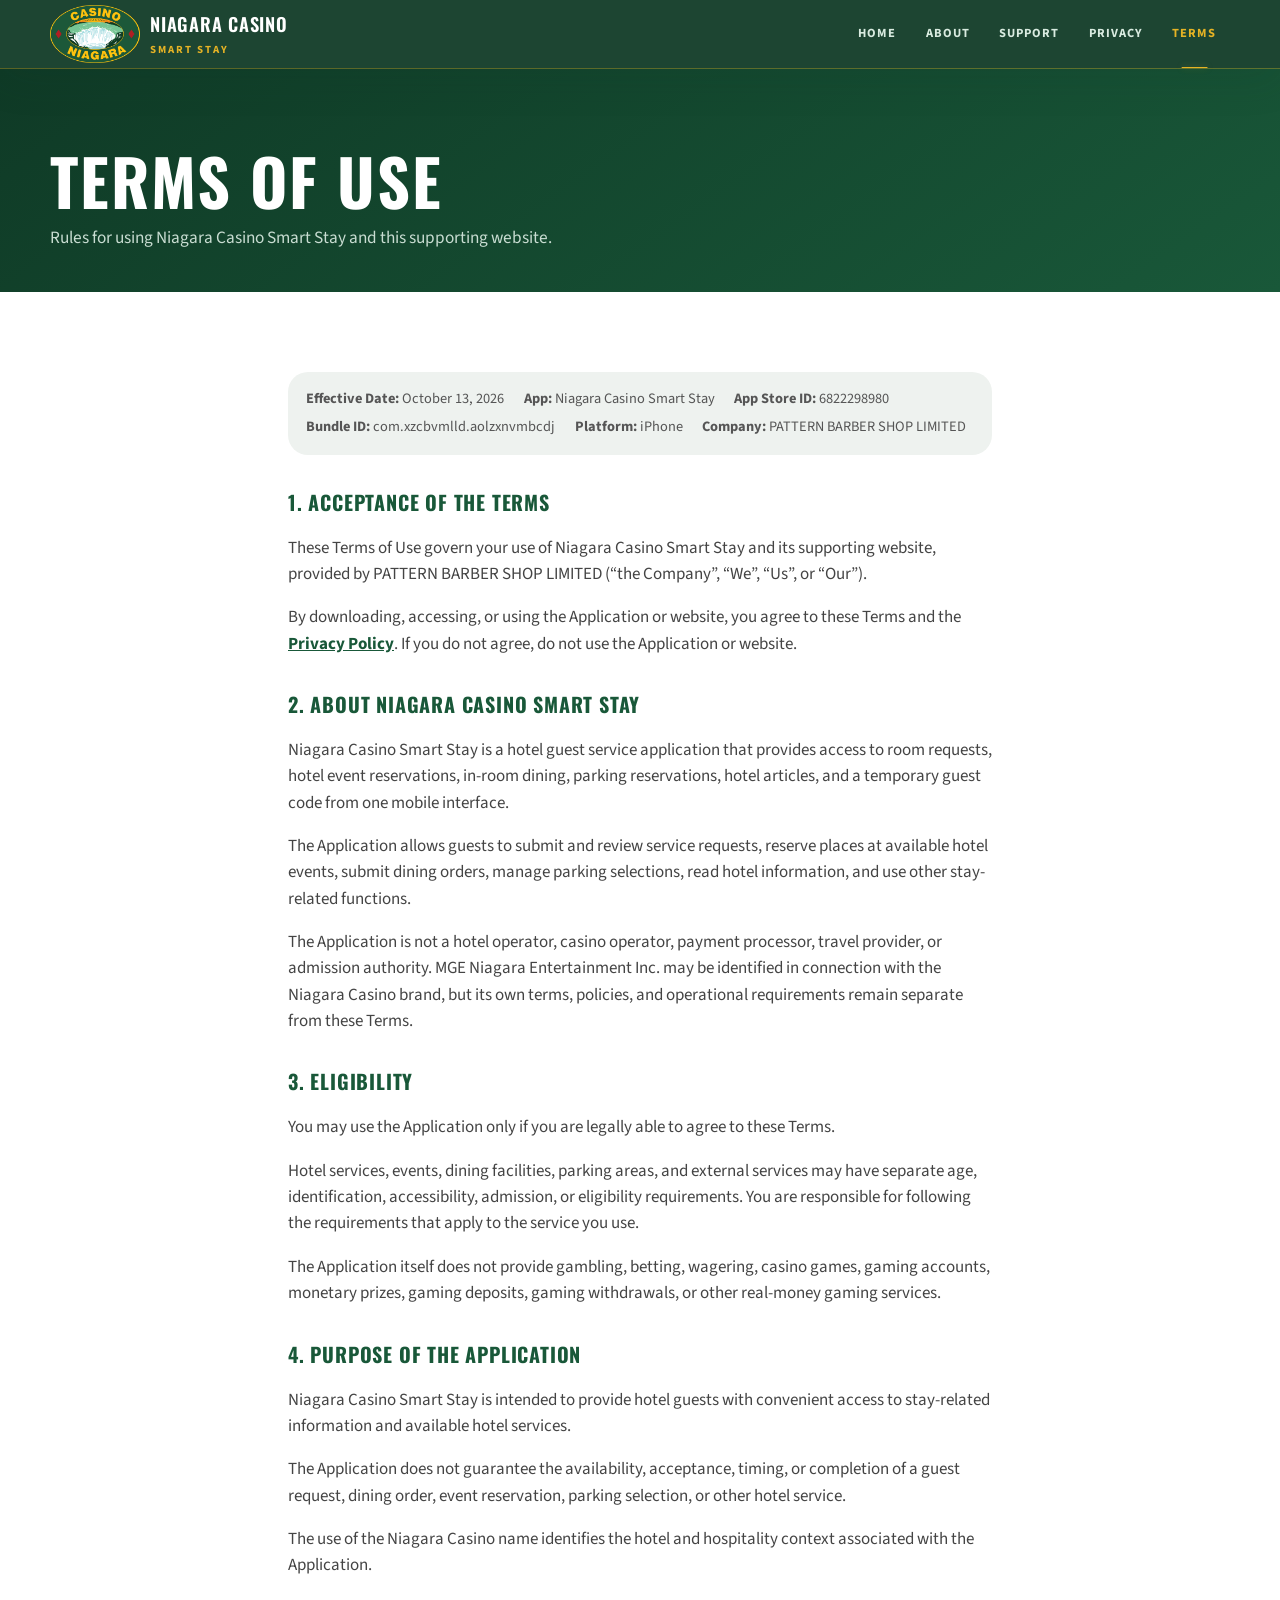
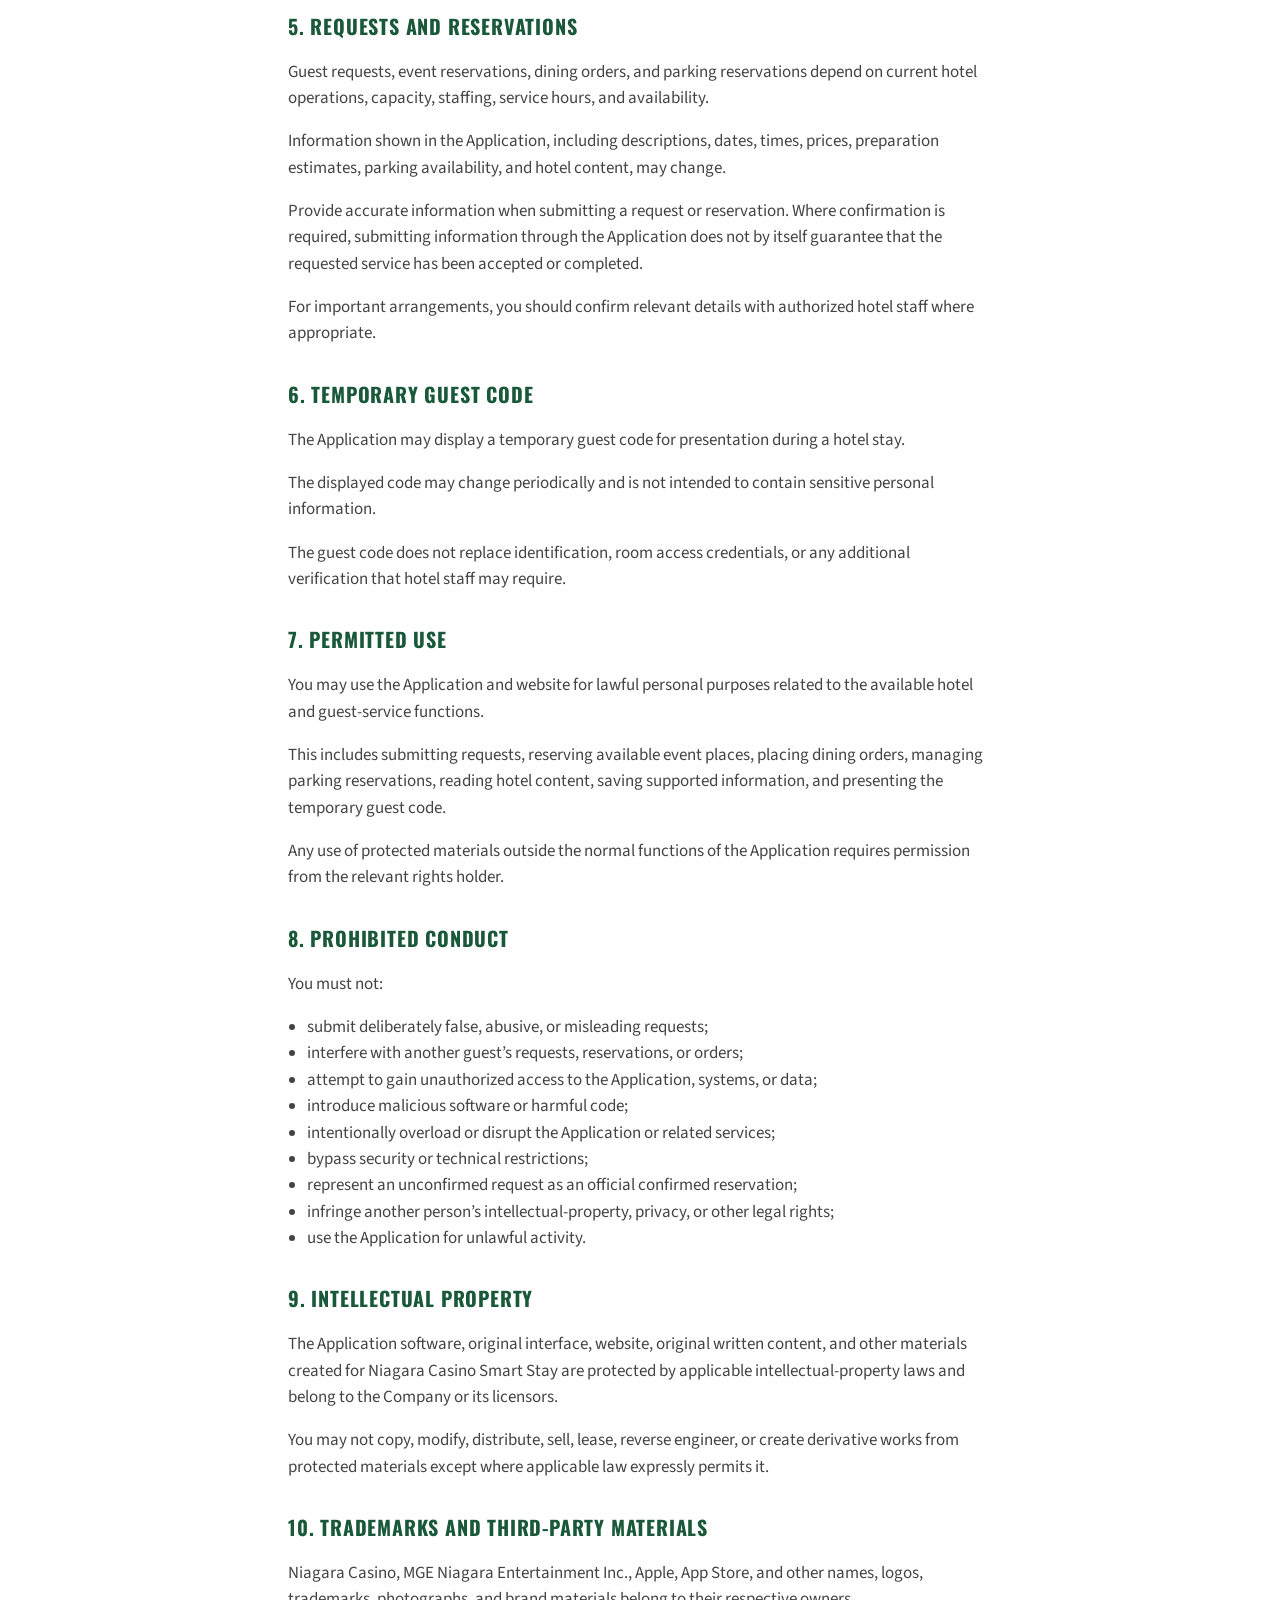
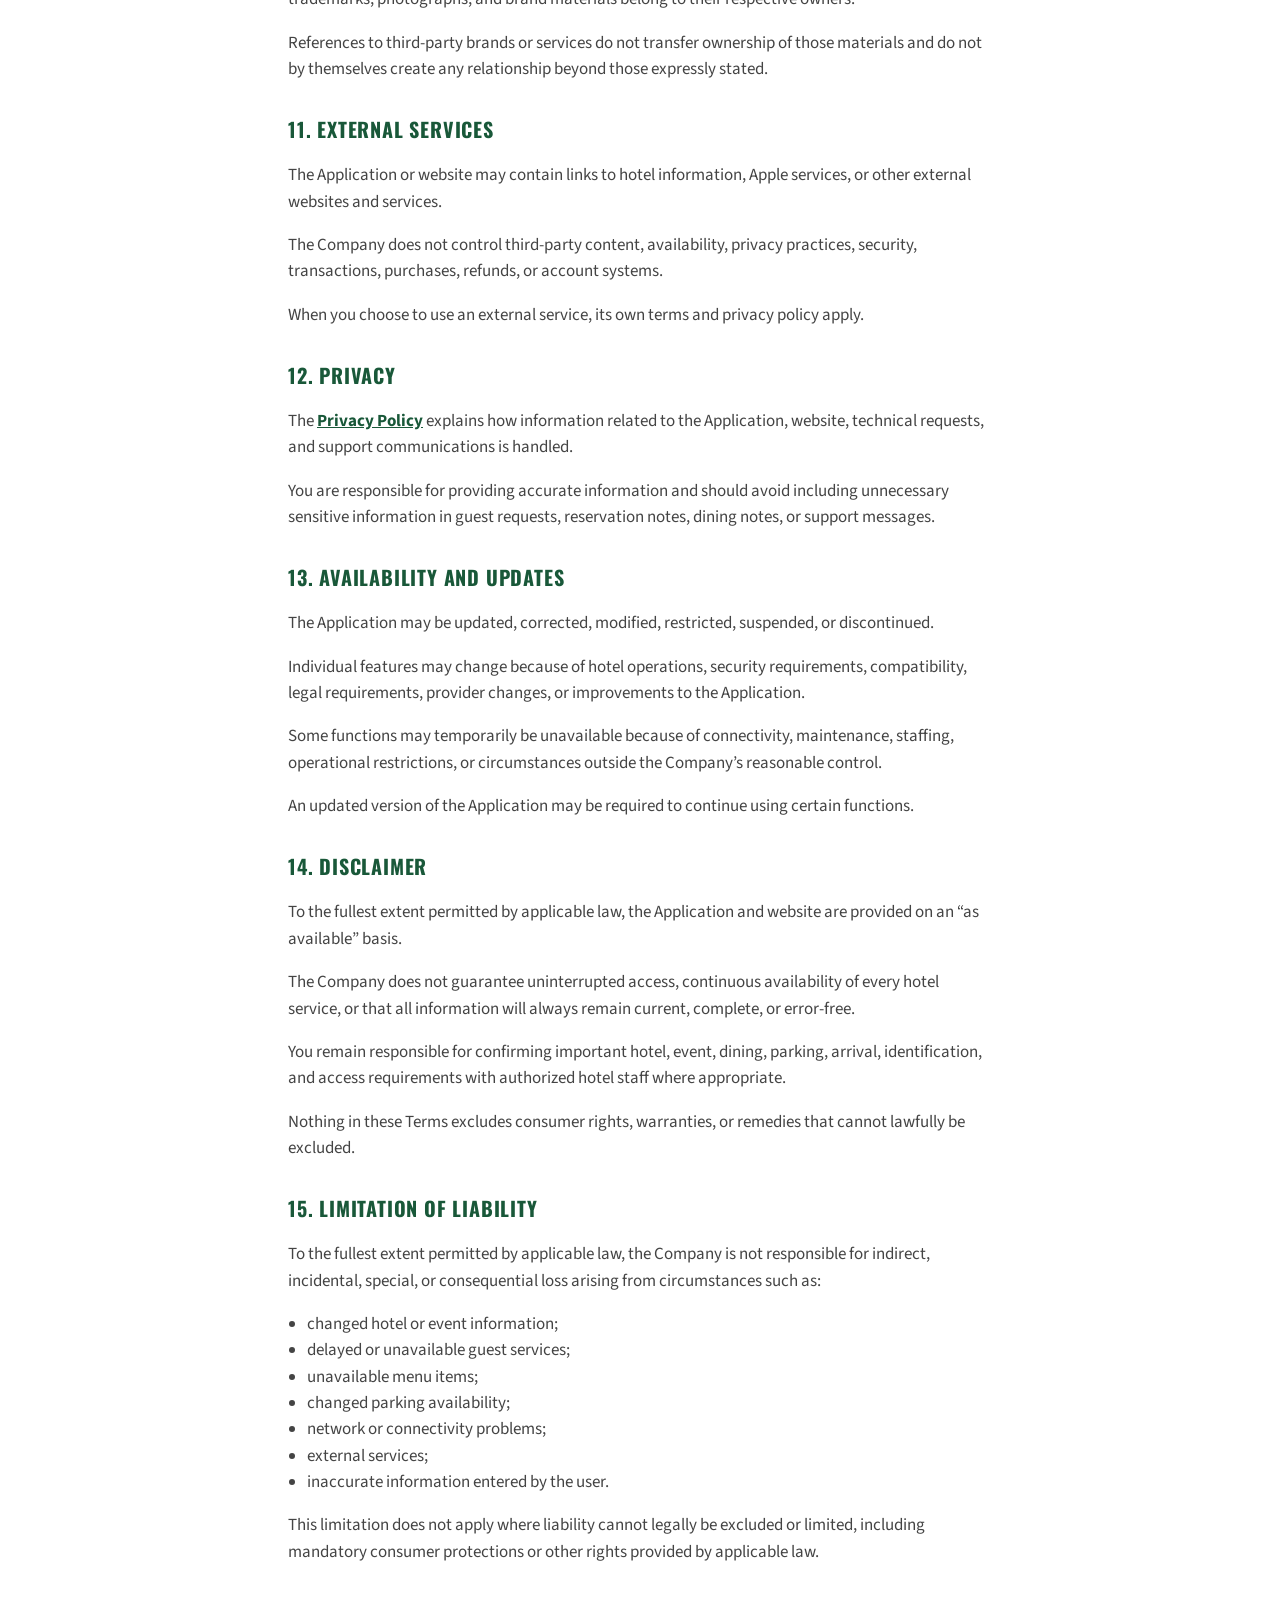
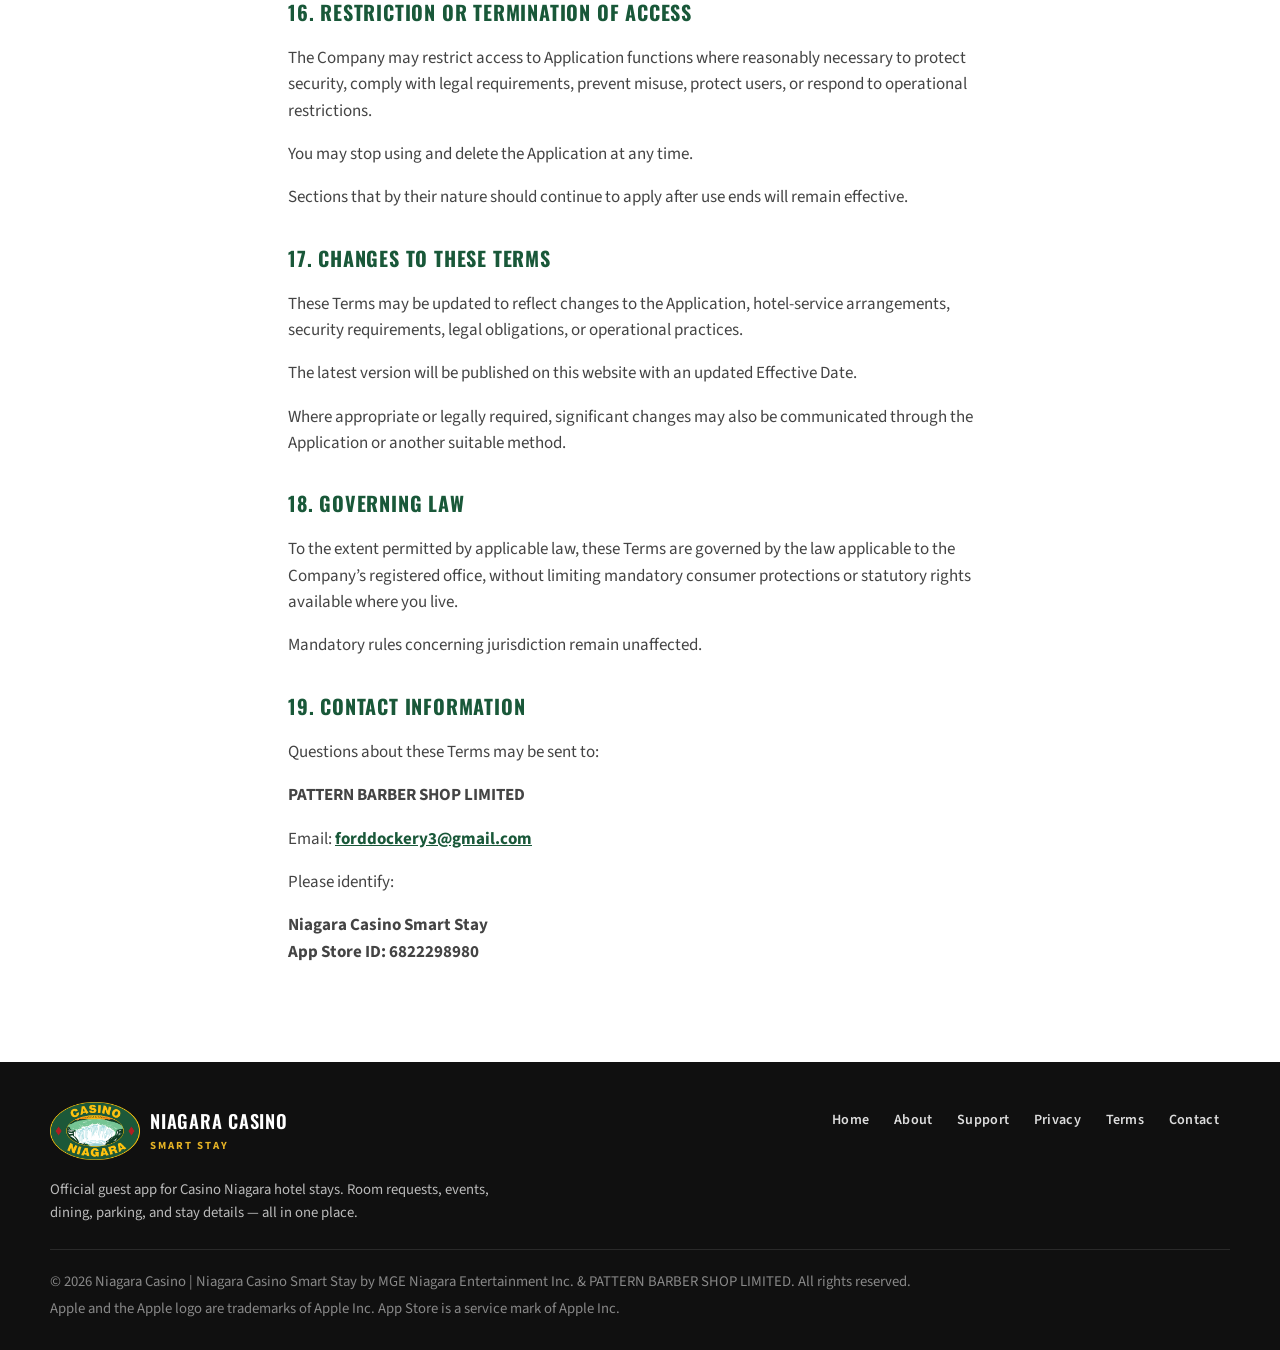
<file: terms/index.html>
<!doctype html>
<html lang="en-CA">
  <head>
    <meta charset="utf-8" />
    <meta name="viewport" content="width=device-width, initial-scale=1" />
    <title>Terms of Use | Niagara Casino Smart Stay</title>
    <meta
      name="description"
      content="Terms of Use for Niagara Casino Smart Stay and this website."
    />
    <meta name="theme-color" content="#0f3a26" />
    <link rel="icon" href="../assets/images/logo.png" type="image/png" />
    <link rel="stylesheet" href="../assets/css/styles.css" />
  </head>
  <body>
    <a class="skip" href="#content">Skip to content</a>
    <header class="mast">
      <div class="shell mast-inner">
        <a class="brand" href="../"
          ><img src="../assets/images/logo.png" alt="" /><span
            ><b>Niagara Casino</b><small>Smart Stay</small></span
          ></a
        >
        <button
          class="burger"
          type="button"
          aria-label="Open menu"
          aria-expanded="false"
          aria-controls="nav"
        >
          <i></i>
        </button>
        <nav class="menu" id="nav" aria-label="Primary">
          <ul>
            <li><a href="../">Home</a></li>
            <li><a href="../about/">About</a></li>
            <li><a href="../support/">Support</a></li>
            <li><a href="../privacy/">Privacy</a></li>
            <li><a href="./" aria-current="page">Terms</a></li>
          </ul>
        </nav>
        <button
          class="shade"
          type="button"
          aria-label="Close menu"
          tabindex="-1"
        ></button>
      </div>
    </header>
    <main id="content">
      <section class="page-banner">
        <div class="shell">
          <h1>Terms of Use</h1>
          <p>
            Rules for using Niagara Casino Smart Stay and this supporting
            website.
          </p>
        </div>
      </section>
      <section class="block">
        <div class="shell legal">
          <div class="legal-meta">
            <span><strong>Effective Date:</strong> October 13, 2026</span>
            <span><strong>App:</strong> Niagara Casino Smart Stay</span>
            <span><strong>App Store ID:</strong> 6822298980</span>
            <span><strong>Bundle ID:</strong> com.xzcbvmlld.aolzxnvmbcdj</span>
            <span><strong>Platform:</strong> iPhone</span>
            <span><strong>Company:</strong> PATTERN BARBER SHOP LIMITED</span>
          </div>

          <h2>1. Acceptance of the Terms</h2>
          <p>
            These Terms of Use govern your use of Niagara Casino Smart Stay and
            its supporting website, provided by PATTERN BARBER SHOP LIMITED
            (“the Company”, “We”, “Us”, or “Our”).
          </p>
          <p>
            By downloading, accessing, or using the Application or website, you
            agree to these Terms and the
            <a
              href="https://forddockery3.github.io/NiagaraCasinoSmartStay/privacy/"
              >Privacy Policy</a
            >. If you do not agree, do not use the Application or website.
          </p>

          <h2>2. About Niagara Casino Smart Stay</h2>
          <p>
            Niagara Casino Smart Stay is a hotel guest service application that
            provides access to room requests, hotel event reservations, in-room
            dining, parking reservations, hotel articles, and a temporary guest
            code from one mobile interface.
          </p>
          <p>
            The Application allows guests to submit and review service requests,
            reserve places at available hotel events, submit dining orders,
            manage parking selections, read hotel information, and use other
            stay-related functions.
          </p>
          <p>
            The Application is not a hotel operator, casino operator, payment
            processor, travel provider, or admission authority. MGE Niagara
            Entertainment Inc. may be identified in connection with the Niagara
            Casino brand, but its own terms, policies, and operational
            requirements remain separate from these Terms.
          </p>

          <h2>3. Eligibility</h2>
          <p>
            You may use the Application only if you are legally able to agree to
            these Terms.
          </p>
          <p>
            Hotel services, events, dining facilities, parking areas, and
            external services may have separate age, identification,
            accessibility, admission, or eligibility requirements. You are
            responsible for following the requirements that apply to the service
            you use.
          </p>
          <p>
            The Application itself does not provide gambling, betting, wagering,
            casino games, gaming accounts, monetary prizes, gaming deposits,
            gaming withdrawals, or other real-money gaming services.
          </p>

          <h2>4. Purpose of the Application</h2>
          <p>
            Niagara Casino Smart Stay is intended to provide hotel guests with
            convenient access to stay-related information and available hotel
            services.
          </p>
          <p>
            The Application does not guarantee the availability, acceptance,
            timing, or completion of a guest request, dining order, event
            reservation, parking selection, or other hotel service.
          </p>
          <p>
            The use of the Niagara Casino name identifies the hotel and
            hospitality context associated with the Application.
          </p>

          <h2>5. Requests and Reservations</h2>
          <p>
            Guest requests, event reservations, dining orders, and parking
            reservations depend on current hotel operations, capacity, staffing,
            service hours, and availability.
          </p>
          <p>
            Information shown in the Application, including descriptions, dates,
            times, prices, preparation estimates, parking availability, and
            hotel content, may change.
          </p>
          <p>
            Provide accurate information when submitting a request or
            reservation. Where confirmation is required, submitting information
            through the Application does not by itself guarantee that the
            requested service has been accepted or completed.
          </p>
          <p>
            For important arrangements, you should confirm relevant details with
            authorized hotel staff where appropriate.
          </p>

          <h2>6. Temporary Guest Code</h2>
          <p>
            The Application may display a temporary guest code for presentation
            during a hotel stay.
          </p>
          <p>
            The displayed code may change periodically and is not intended to
            contain sensitive personal information.
          </p>
          <p>
            The guest code does not replace identification, room access
            credentials, or any additional verification that hotel staff may
            require.
          </p>

          <h2>7. Permitted Use</h2>
          <p>
            You may use the Application and website for lawful personal purposes
            related to the available hotel and guest-service functions.
          </p>
          <p>
            This includes submitting requests, reserving available event places,
            placing dining orders, managing parking reservations, reading hotel
            content, saving supported information, and presenting the temporary
            guest code.
          </p>
          <p>
            Any use of protected materials outside the normal functions of the
            Application requires permission from the relevant rights holder.
          </p>

          <h2>8. Prohibited Conduct</h2>
          <p>You must not:</p>
          <ul>
            <li>submit deliberately false, abusive, or misleading requests;</li>
            <li>
              interfere with another guest’s requests, reservations, or orders;
            </li>
            <li>
              attempt to gain unauthorized access to the Application, systems,
              or data;
            </li>
            <li>introduce malicious software or harmful code;</li>
            <li>
              intentionally overload or disrupt the Application or related
              services;
            </li>
            <li>bypass security or technical restrictions;</li>
            <li>
              represent an unconfirmed request as an official confirmed
              reservation;
            </li>
            <li>
              infringe another person’s intellectual-property, privacy, or other
              legal rights;
            </li>
            <li>use the Application for unlawful activity.</li>
          </ul>

          <h2>9. Intellectual Property</h2>
          <p>
            The Application software, original interface, website, original
            written content, and other materials created for Niagara Casino
            Smart Stay are protected by applicable intellectual-property laws
            and belong to the Company or its licensors.
          </p>
          <p>
            You may not copy, modify, distribute, sell, lease, reverse engineer,
            or create derivative works from protected materials except where
            applicable law expressly permits it.
          </p>

          <h2>10. Trademarks and Third-Party Materials</h2>
          <p>
            Niagara Casino, MGE Niagara Entertainment Inc., Apple, App Store, and
            other names, logos, trademarks, photographs, and brand materials
            belong to their respective owners.
          </p>
          <p>
            References to third-party brands or services do not transfer
            ownership of those materials and do not by themselves create any
            relationship beyond those expressly stated.
          </p>

          <h2>11. External Services</h2>
          <p>
            The Application or website may contain links to hotel information,
            Apple services, or other external websites and services.
          </p>
          <p>
            The Company does not control third-party content, availability,
            privacy practices, security, transactions, purchases, refunds, or
            account systems.
          </p>
          <p>
            When you choose to use an external service, its own terms and
            privacy policy apply.
          </p>

          <h2>12. Privacy</h2>
          <p>
            The
            <a
              href="https://forddockery3.github.io/NiagaraCasinoSmartStay/privacy/"
              >Privacy Policy</a
            >
            explains how information related to the Application, website,
            technical requests, and support communications is handled.
          </p>
          <p>
            You are responsible for providing accurate information and should
            avoid including unnecessary sensitive information in guest requests,
            reservation notes, dining notes, or support messages.
          </p>

          <h2>13. Availability and Updates</h2>
          <p>
            The Application may be updated, corrected, modified, restricted,
            suspended, or discontinued.
          </p>
          <p>
            Individual features may change because of hotel operations, security
            requirements, compatibility, legal requirements, provider changes,
            or improvements to the Application.
          </p>
          <p>
            Some functions may temporarily be unavailable because of
            connectivity, maintenance, staffing, operational restrictions, or
            circumstances outside the Company’s reasonable control.
          </p>
          <p>
            An updated version of the Application may be required to continue
            using certain functions.
          </p>

          <h2>14. Disclaimer</h2>
          <p>
            To the fullest extent permitted by applicable law, the Application
            and website are provided on an “as available” basis.
          </p>
          <p>
            The Company does not guarantee uninterrupted access, continuous
            availability of every hotel service, or that all information will
            always remain current, complete, or error-free.
          </p>
          <p>
            You remain responsible for confirming important hotel, event,
            dining, parking, arrival, identification, and access requirements
            with authorized hotel staff where appropriate.
          </p>
          <p>
            Nothing in these Terms excludes consumer rights, warranties, or
            remedies that cannot lawfully be excluded.
          </p>

          <h2>15. Limitation of Liability</h2>
          <p>
            To the fullest extent permitted by applicable law, the Company is
            not responsible for indirect, incidental, special, or consequential
            loss arising from circumstances such as:
          </p>
          <ul>
            <li>changed hotel or event information;</li>
            <li>delayed or unavailable guest services;</li>
            <li>unavailable menu items;</li>
            <li>changed parking availability;</li>
            <li>network or connectivity problems;</li>
            <li>external services;</li>
            <li>inaccurate information entered by the user.</li>
          </ul>
          <p>
            This limitation does not apply where liability cannot legally be
            excluded or limited, including mandatory consumer protections or
            other rights provided by applicable law.
          </p>

          <h2>16. Restriction or Termination of Access</h2>
          <p>
            The Company may restrict access to Application functions where
            reasonably necessary to protect security, comply with legal
            requirements, prevent misuse, protect users, or respond to
            operational restrictions.
          </p>
          <p>You may stop using and delete the Application at any time.</p>
          <p>
            Sections that by their nature should continue to apply after use
            ends will remain effective.
          </p>

          <h2>17. Changes to These Terms</h2>
          <p>
            These Terms may be updated to reflect changes to the Application,
            hotel-service arrangements, security requirements, legal
            obligations, or operational practices.
          </p>
          <p>
            The latest version will be published on this website with an updated
            Effective Date.
          </p>
          <p>
            Where appropriate or legally required, significant changes may also
            be communicated through the Application or another suitable method.
          </p>

          <h2>18. Governing Law</h2>
          <p>
            To the extent permitted by applicable law, these Terms are governed
            by the law applicable to the Company’s registered office, without
            limiting mandatory consumer protections or statutory rights
            available where you live.
          </p>
          <p>Mandatory rules concerning jurisdiction remain unaffected.</p>

          <h2>19. Contact Information</h2>
          <p>Questions about these Terms may be sent to:</p>
          <p><strong>PATTERN BARBER SHOP LIMITED</strong></p>
          <p>
            Email:
            <a href="mailto:forddockery3@gmail.com">forddockery3@gmail.com</a>
          </p>
          <p>Please identify:</p>
          <p>
            <strong>Niagara Casino Smart Stay</strong><br />
            <strong>App Store ID: 6822298980</strong>
          </p>
        </div>
      </section>
    </main>
    <footer class="floor">
      <div class="shell">
        <div class="floor-grid">
          <div>
            <a class="brand" href="../"
              ><img src="../assets/images/logo.png" alt="" /><span
                ><b>Niagara Casino</b><small>Smart Stay</small></span
              ></a
            >
            <p>
              Official guest app for Casino Niagara hotel stays. Room requests, events, dining, parking, and stay details — all in one place.
            </p>
          </div>
          <ul>
            <li><a href="../">Home</a></li>
            <li><a href="../about/">About</a></li>
            <li><a href="../support/">Support</a></li>
            <li><a href="../privacy/">Privacy</a></li>
            <li><a href="./">Terms</a></li>
            <li><a href="../contact/">Contact</a></li>
          </ul>
        </div>
        <div class="floor-legal">
          <p>
            © 2026 Niagara Casino | Niagara Casino Smart Stay by MGE Niagara Entertainment Inc. &amp; PATTERN BARBER SHOP LIMITED. All rights reserved.
          </p>
          <p>
            Apple and the Apple logo are trademarks of Apple Inc. App Store is a
            service mark of Apple Inc.
          </p>
        </div>
      </div>
    </footer>
    <script src="../assets/js/main.js" defer></script>
  </body>
</html>
</file>
<file: assets/css/styles.css>
@import url("https://fonts.googleapis.com/css2?family=Oswald:wght@500;600;700&family=Source+Sans+3:wght@400;600;700&display=swap");

:root {
  --green: #195839;
  --green-deep: #0f3a26;
  --green-mid: #247a4d;
  --gold: #e6b325;
  --gold-hot: #f2c84a;
  --ink: #1a1a1a;
  --muted: #555;
  --paper: #fff;
  --fog: #eef2ef;
  --max: 1180px;
  --mast: 4.25rem;
  --r: 1.25rem;
  --r-lg: 1.75rem;
  --r-pill: 999px;
  --soft: 0 12px 40px rgba(15, 58, 38, 0.12);
  color-scheme: light;
}

*, *::before, *::after { box-sizing: border-box; }
html { scroll-behavior: smooth; }
body {
  margin: 0;
  min-width: 320px;
  background: var(--paper);
  color: var(--ink);
  font-family: "Source Sans 3", "Segoe UI", sans-serif;
  font-size: 17px;
  line-height: 1.55;
  -webkit-font-smoothing: antialiased;
}
body.menu-open { overflow: hidden; }
img { display: block; max-width: 100%; }
a { color: inherit; }
button { font: inherit; color: inherit; }

.skip {
  position: fixed; z-index: 40; top: .75rem; left: .75rem;
  padding: .7rem .9rem; transform: translateY(-160%);
  border-radius: var(--r-pill);
  background: var(--gold); color: var(--green-deep); font-weight: 700;
}
.skip:focus { transform: none; }
:focus-visible { outline: 3px solid var(--gold); outline-offset: 3px; border-radius: .5rem; }

.shell { width: min(calc(100% - 2rem), var(--max)); margin-inline: auto; }

/* Mast — thick green bar, links uppercase */
.mast {
  position: sticky; z-index: 30; top: 0;
  background: rgba(15, 58, 38, 0.94);
  -webkit-backdrop-filter: blur(14px);
  backdrop-filter: blur(14px);
  box-shadow: 0 1px 0 rgba(230, 179, 37, 0.35), var(--soft);
}
.mast-ink {
  position: absolute;
  left: 0;
  bottom: 0;
  z-index: 1;
  height: 1.5px;
  width: 0;
  border-radius: 999px;
  background: var(--gold);
  box-shadow: 0 0 6px rgba(230, 179, 37, 0.35);
  pointer-events: none;
  opacity: 0;
  transform: translateX(0);
  transition:
    transform .4s cubic-bezier(.22, 1, .36, 1),
    width .4s cubic-bezier(.22, 1, .36, 1),
    opacity .25s ease;
}
.mast-ink.is-on { opacity: 1; }
.mast-ink.is-snap { transition: none; }
.mast-inner {
  display: flex; min-height: var(--mast); align-items: center; justify-content: space-between; gap: 1rem;
}
.brand {
  display: inline-flex; align-items: center; gap: .65rem; text-decoration: none; color: #fff;
}
.brand img { width: auto; height: 58px; object-fit: contain; }
.brand b { font-family: Oswald, sans-serif; font-size: 1.15rem; font-weight: 600; letter-spacing: .04em; text-transform: uppercase; }
.brand small { display: block; margin-top: .1rem; color: var(--gold); font-size: .68rem; font-weight: 700; letter-spacing: .18em; text-transform: uppercase; }

.menu { display: flex; align-items: center; gap: .35rem; }
.menu ul { display: flex; margin: 0; padding: 0; list-style: none; gap: .15rem; }
.menu a {
  display: inline-flex; min-height: 42px; align-items: center; padding: .35rem .85rem;
  border-radius: var(--r-pill);
  color: #d9ebe0; font-size: .78rem; font-weight: 700; letter-spacing: .08em; text-transform: uppercase; text-decoration: none;
  transition: background .2s ease, color .2s ease;
}
.menu a:hover,
.menu a:focus-visible { background: rgba(255,255,255,.08); color: var(--gold); }
.menu a[aria-current="page"] {
  background: transparent;
  color: var(--gold);
}
.menu a[aria-current="page"]:hover,
.menu a[aria-current="page"]:focus-visible {
  background: rgba(255,255,255,.06);
  color: var(--gold-hot);
}
.menu:has(a:hover) a[aria-current="page"]:not(:hover),
.menu:has(a:focus-visible) a[aria-current="page"]:not(:focus-visible) {
  color: #d9ebe0;
  background: transparent;
}

.burger {
  display: none; width: 46px; height: 46px; place-items: center;
  border: 1px solid rgba(255,255,255,.35); border-radius: var(--r-pill); background: transparent; cursor: pointer;
}
.burger i, .burger i::before, .burger i::after {
  display: block; width: 18px; height: 2px; background: #fff;
}
.burger i { position: relative; }
.burger i::before, .burger i::after { position: absolute; left: 0; content: ""; }
.burger i::before { top: -6px; }
.burger i::after { top: 6px; }
.burger[aria-expanded="true"] i { background: transparent; }
.burger[aria-expanded="true"] i::before { top: 0; transform: rotate(45deg); }
.burger[aria-expanded="true"] i::after { top: 0; transform: rotate(-45deg); }
.shade { display: none; }

.cta {
  display: inline-flex; min-height: 46px; align-items: center; justify-content: center;
  padding: .7rem 1.35rem; border: 0; border-radius: var(--r-pill);
  background: var(--gold); color: var(--green-deep);
  box-shadow: 0 8px 24px rgba(230, 179, 37, 0.28);
  font-family: Oswald, sans-serif; font-size: .95rem; font-weight: 600; letter-spacing: .06em;
  text-transform: uppercase; text-decoration: none;
  transition: transform .2s ease, background .2s ease, box-shadow .2s ease;
}
.cta:hover { background: var(--gold-hot); transform: translateY(-1px); box-shadow: 0 12px 28px rgba(230, 179, 37, 0.35); }
.cta.line { background: transparent; border: 2px solid rgba(255,255,255,.85); color: #fff; box-shadow: none; }
.cta.line:hover { background: #fff; color: var(--green-deep); transform: translateY(-1px); }
.cta.dark { background: var(--green); color: #fff; box-shadow: 0 8px 24px rgba(25, 88, 57, 0.25); }
.cta.dark:hover { background: var(--green-mid); }

/* Billboard hero — gradient field, text + phone */
.billboard {
  position: relative; isolation: isolate;
  min-height: min(78vh, 720px);
  display: grid; align-items: end;
  color: #fff;
  overflow: hidden;
  background:
    radial-gradient(ellipse 90% 70% at 85% 20%, rgba(201, 162, 39, 0.18), transparent 55%),
    linear-gradient(165deg, var(--green-mid) 0%, var(--green-deep) 55%, #0a2819 100%);
}
.billboard-copy { padding: clamp(3rem, 8vw, 6rem) 0 clamp(2.5rem, 6vw, 4rem); max-width: none; }
.billboard-grid {
  display: grid;
  grid-template-columns: minmax(0, 1.15fr) minmax(240px, 0.85fr);
  align-items: end;
  gap: clamp(1.5rem, 4vw, 3rem);
  padding: clamp(3rem, 8vw, 5.5rem) 0 clamp(2.2rem, 5vw, 3.5rem);
}
.billboard-grid .billboard-copy { padding: 0; max-width: 42rem; }
.billboard .tag {
  display: inline-block; margin: 0 0 1rem; padding: .4rem .9rem;
  border-radius: var(--r-pill);
  background: var(--gold); color: var(--green-deep);
  font-size: .72rem; font-weight: 800; letter-spacing: .14em; text-transform: uppercase;
}
.billboard h1 {
  margin: 0 0 1rem;
  font-family: Oswald, sans-serif;
  font-size: clamp(2.8rem, 8vw, 5.4rem);
  font-weight: 700; line-height: .95; letter-spacing: .02em; text-transform: uppercase;
}
.billboard p { margin: 0 0 1.5rem; max-width: 34rem; color: #e7f1eb; font-size: 1.12rem; }
.billboard .row,
.status-band .row,
.block.green .row,
.cta-row { display: flex; flex-wrap: wrap; gap: .7rem; }
.status-band .cta.line,
.block.green .cta.line {
  background: transparent;
  border: 2px solid rgba(255,255,255,.85);
  color: #fff;
  box-shadow: none;
}
.status-band .cta.line:hover,
.block.green .cta.line:hover { background: #fff; color: var(--green-deep); }
.billboard .meta { margin-top: 1.2rem; color: #b7cfc2; font-size: .85rem; letter-spacing: .04em; }

.phone-stage {
  display: grid; justify-items: center; align-self: center; margin: 0;
}
.phone {
  position: relative;
  width: min(280px, 68vw);
  padding: 11px;
  border-radius: 2.35rem;
  background: #0a0a0a;
  box-shadow:
    0 30px 60px rgba(0, 0, 0, 0.45),
    0 0 0 1px rgba(255, 255, 255, 0.12);
  transform: rotate(3deg);
}
.phone::before {
  position: absolute; z-index: 2; top: 18px; left: 50%;
  width: 72px; height: 18px;
  transform: translateX(-50%);
  border-radius: 999px; background: #050505; content: "";
}
.phone img {
  width: 100%; height: auto; display: block;
  border-radius: 1.85rem; background: #111;
}

/* Soft ticker cards */
.ticker {
  display: grid; grid-template-columns: repeat(3, 1fr); gap: .9rem;
  width: min(calc(100% - 2rem), var(--max));
  margin: -1.6rem auto 0; padding: 0;
  position: relative; z-index: 2;
}
.ticker li {
  list-style: none; margin: 0; padding: 1.35rem 1.1rem; text-align: center;
  border: 0; border-radius: var(--r-lg);
  background: linear-gradient(160deg, var(--green-mid), var(--green));
  color: #fff;
  box-shadow: var(--soft);
  transition: transform .35s ease, box-shadow .35s ease;
}
.ticker li:last-child { border-right: 0; }
.ticker li:hover {
  transform: translateY(-3px);
  box-shadow: 0 16px 36px rgba(15, 58, 38, 0.2);
}
.ticker strong {
  display: block; font-family: Oswald, sans-serif; font-size: clamp(1.8rem, 4vw, 2.6rem);
  font-weight: 700; letter-spacing: .04em; line-height: 1;
}
.ticker span { display: block; margin-top: .45rem; color: #c5e0d1; font-size: .85rem; }

/* Sections */
.block { padding: clamp(3rem, 7vw, 5rem) 0; }
.block.fog { background: var(--fog); }
.block.green {
  margin: 0 clamp(1rem, 4vw, 2rem) clamp(2rem, 5vw, 3rem);
  border-radius: var(--r-lg);
  background: linear-gradient(145deg, var(--green-deep), var(--green));
  color: #fff;
  box-shadow: var(--soft);
}
.lead-line {
  margin: 0 0 1.5rem;
  font-family: Oswald, sans-serif; font-size: clamp(1.8rem, 4vw, 2.8rem);
  font-weight: 600; letter-spacing: .03em; text-transform: uppercase; line-height: 1.05; color: var(--green);
}
.block.green .lead-line { color: var(--gold); }
.blurb { margin: 0 0 1.5rem; max-width: 40rem; color: var(--muted); font-size: 1.05rem; }
.block.green .blurb { color: #c9ddd2; }

/* Soft mosaic cards */
.mosaic {
  display: grid; grid-template-columns: repeat(3, 1fr); gap: 1rem;
  background: transparent; border: 0;
}
.mosaic article {
  display: flex; flex-direction: column; justify-content: space-between;
  min-height: 200px; padding: 1.45rem;
  border: 1px solid rgba(25, 88, 57, 0.1);
  border-radius: var(--r);
  background: #fff;
  box-shadow: 0 8px 28px rgba(15, 58, 38, 0.06);
  transition: transform .35s ease, box-shadow .35s ease, border-color .35s ease;
}
.mosaic article:nth-child(odd) { background: #f7faf8; }
.mosaic article:hover {
  transform: translateY(-4px);
  border-color: rgba(25, 88, 57, 0.22);
  box-shadow: 0 16px 36px rgba(15, 58, 38, 0.12);
}
.mosaic h3 {
  margin: 0 0 .6rem;
  font-family: Oswald, sans-serif; font-size: 1.35rem; font-weight: 600;
  letter-spacing: .04em; text-transform: uppercase; color: var(--green);
}
.mosaic p { margin: 0; color: var(--muted); font-size: .95rem; }
.mosaic a { color: var(--green); font-weight: 700; text-decoration: none; border-bottom: 1px solid transparent; transition: border-color .2s ease; }
.mosaic a:hover { border-bottom-color: var(--green); }

.alert {
  margin-top: 1.5rem; padding: 1.05rem 1.25rem;
  border: 1px solid #e8a0a0; border-radius: var(--r);
  background: #ffe8e8; color: #333; font-size: .95rem;
}
.alert a { color: var(--green); font-weight: 700; }

/* In-room dining spotlight */
.dining { background: var(--fog); }
.dining .blurb { max-width: 42rem; }
.dining-menus {
  display: grid;
  grid-template-columns: repeat(3, minmax(0, 1fr));
  gap: 1rem;
  margin: 0 0 2.25rem;
}
.dining-menus article {
  padding: 1.4rem 1.35rem;
  border-radius: var(--r);
  background: #fff;
  box-shadow: 0 8px 28px rgba(15, 58, 38, 0.06);
  transition: transform .35s ease, box-shadow .35s ease;
}
.dining-menus article:hover {
  transform: translateY(-3px);
  box-shadow: var(--soft);
}
.dining-menus span {
  display: inline-block;
  margin-bottom: .7rem;
  color: var(--gold);
  font-family: Oswald, sans-serif;
  font-size: .95rem;
  font-weight: 600;
  letter-spacing: .08em;
}
.dining-menus h3 {
  margin: 0 0 .55rem;
  font-family: Oswald, sans-serif;
  font-size: 1.2rem;
  font-weight: 600;
  letter-spacing: .03em;
  text-transform: uppercase;
  color: var(--green);
  line-height: 1.15;
}
.dining-menus p { margin: 0; color: var(--muted); font-size: .95rem; }
.dining-sub {
  margin: 0 0 1rem;
  font-family: Oswald, sans-serif;
  font-size: 1.15rem;
  font-weight: 600;
  letter-spacing: .04em;
  text-transform: uppercase;
  color: var(--green);
}
.dining-steps {
  display: grid;
  grid-template-columns: repeat(4, minmax(0, 1fr));
  gap: .85rem;
  margin: 0 0 1.75rem;
  padding: 0;
  list-style: none;
}
.dining-steps li {
  display: grid;
  gap: .4rem;
  align-content: start;
  padding: 1.15rem;
  border-radius: var(--r);
  background: #fff;
  box-shadow: 0 8px 28px rgba(15, 58, 38, 0.05);
}
.dining-steps span {
  display: inline-grid;
  place-items: center;
  width: 1.85rem;
  height: 1.85rem;
  border-radius: 999px;
  background: var(--green);
  color: #fff;
  font-family: Oswald, sans-serif;
  font-size: .9rem;
  font-weight: 600;
}
.dining-steps b {
  font-size: .95rem;
  font-weight: 700;
  color: var(--ink);
}
.dining-steps p {
  margin: 0;
  color: var(--muted);
  font-size: .88rem;
}
.dining-summary {
  display: grid;
  grid-template-columns: repeat(3, minmax(0, 1fr));
  gap: .85rem;
  padding: 1.15rem;
  border-radius: var(--r-lg);
  background: linear-gradient(145deg, var(--green-deep), var(--green));
  color: #fff;
  box-shadow: var(--soft);
}
.dining-summary div {
  padding: .65rem .75rem;
  border-radius: var(--r);
  background: rgba(255,255,255,.1);
}
.dining-summary span {
  display: block;
  margin-bottom: .25rem;
  color: #b7cfc2;
  font-size: .75rem;
  font-weight: 700;
  letter-spacing: .08em;
  text-transform: uppercase;
}
.dining-summary strong {
  font-size: .98rem;
  font-weight: 700;
}

/* Request status band */
.status-band {
  margin: 0 auto clamp(2rem, 5vw, 3.5rem);
  width: min(calc(100% - 2rem), var(--max));
  padding: clamp(1.75rem, 4vw, 2.75rem);
  border-radius: var(--r-lg);
  background: linear-gradient(145deg, var(--green-mid), var(--green));
  color: #fff;
  box-shadow: var(--soft);
}
.status-head { max-width: 40rem; margin-bottom: 1.5rem; }
.status-head h2 {
  margin: 0 0 .65rem;
  font-family: Oswald, sans-serif;
  font-size: clamp(1.8rem, 3.5vw, 2.5rem);
  font-weight: 600;
  letter-spacing: .04em;
  text-transform: uppercase;
  line-height: 1.05;
}
.status-head p { margin: 0; color: #d5e8dc; }
.status-flow {
  display: grid;
  grid-template-columns: repeat(5, minmax(0, 1fr));
  gap: .75rem;
  margin: 0 0 1.5rem;
  padding: 0;
  list-style: none;
}
.status-flow li {
  display: grid;
  gap: .55rem;
  justify-items: start;
  padding: 1rem;
  border-radius: var(--r);
  background: rgba(255,255,255,.1);
  transition: transform .35s ease, background .35s ease;
}
.status-flow li:hover {
  transform: translateY(-2px);
  background: rgba(255,255,255,.16);
}
.status-flow span {
  display: inline-grid;
  place-items: center;
  width: 1.85rem;
  height: 1.85rem;
  border-radius: 999px;
  background: var(--gold);
  color: var(--ink);
  font-family: Oswald, sans-serif;
  font-size: .9rem;
  font-weight: 600;
}
.status-flow b {
  font-size: .92rem;
  font-weight: 700;
  letter-spacing: .02em;
}
.status-band .cta { background: var(--gold); color: var(--ink); }
.status-band .cta:hover { filter: brightness(1.05); }
.mark-box { display: flex; align-items: center; min-height: 72px; padding: .9rem 1rem; border-radius: var(--r); background: #fff; }
.mark-box img { width: min(100%, 280px); height: auto; }
.tiny { color: #a9c7b6; font-size: .78rem; }

/* Footer */
.floor {
  padding: 2.5rem 0 1.5rem; background: #101010; color: #bbb;
}
.floor-grid { display: grid; grid-template-columns: 1.2fr 1fr; gap: 2rem; margin-bottom: 1.5rem; align-items: start; }
.floor .brand b { color: #fff; }
.floor p { margin: .7rem 0 0; max-width: 28rem; font-size: .92rem; }
.floor ul {
  display: flex; flex-wrap: wrap; align-items: center; justify-content: flex-end;
  gap: .15rem .15rem; margin: 0; padding: 0; list-style: none;
}
.floor a {
  display: inline-flex; min-height: 38px; align-items: center;
  color: #ddd; text-decoration: none; font-size: .88rem;
}
.floor ul a {
  padding: .2rem .7rem;
  border-radius: var(--r-pill);
  font-weight: 600;
  letter-spacing: .02em;
  transition: color .2s ease, background .2s ease;
}
.floor ul a:hover { color: var(--gold); background: rgba(255,255,255,.06); }
.floor .brand:hover { color: #fff; }
.floor-legal { padding-top: 1rem; border-top: 1px solid #2a2a2a; font-size: .75rem; color: #888; }
.floor-legal p { margin: .3rem 0; max-width: none; }

/* Inner pages */
.page-banner {
  background: linear-gradient(145deg, var(--green-deep), var(--green));
  color: #fff; padding: clamp(3rem, 8vw, 5rem) 0 2.5rem;
  border-bottom: 0;
}
.page-banner h1 {
  margin: 0 0 .8rem; font-family: Oswald, sans-serif;
  font-size: clamp(2.4rem, 6vw, 4rem); font-weight: 700; letter-spacing: .03em; text-transform: uppercase; line-height: 1;
}
.page-banner p { margin: 0; max-width: 38rem; color: #c9ddd2; font-size: 1.08rem; }

.stack { display: grid; gap: 1rem; }
.panel {
  padding: 1.35rem; border: 0; border-left: 0;
  border-radius: var(--r);
  background: var(--fog);
  box-shadow: 0 6px 22px rgba(15, 58, 38, 0.05);
}
.panel h3 {
  margin: 0 0 .5rem; font-family: Oswald, sans-serif; font-size: 1.2rem;
  letter-spacing: .04em; text-transform: uppercase; color: var(--green);
}
.panel p { margin: 0; color: var(--muted); }

.cols-2 { display: grid; grid-template-columns: 1.2fr .8fr; gap: 1.5rem; align-items: start; }
.sidebox {
  padding: 1.35rem;
  border-radius: var(--r-lg);
  background: linear-gradient(160deg, var(--green-deep), var(--green));
  color: #fff;
  box-shadow: var(--soft);
}
.sidebox h2 { margin: 0 0 .7rem; font-family: Oswald, sans-serif; font-size: 1.2rem; letter-spacing: .05em; text-transform: uppercase; color: var(--gold); }
.sidebox p { margin: 0 0 1rem; color: #c9ddd2; font-size: .95rem; }
.facts { margin: 0 0 1rem; padding: 0; list-style: none; }
.facts li { padding: .55rem 0; border-bottom: 1px solid rgba(255,255,255,.12); font-size: .92rem; }
.facts span { display: block; color: var(--gold); font-size: .7rem; letter-spacing: .1em; text-transform: uppercase; }
.facts a { color: #fff; overflow-wrap: anywhere; }

.faq details {
  margin-bottom: .65rem; padding: 0 1rem;
  border: 1px solid rgba(25, 88, 57, 0.12); border-radius: var(--r);
  background: #fff;
  box-shadow: 0 4px 16px rgba(15, 58, 38, 0.04);
}
.faq summary {
  display: flex; justify-content: space-between; gap: 1rem; align-items: center;
  min-height: 3.4rem; padding: .85rem 0; font-weight: 700; cursor: pointer; list-style: none;
}
.faq summary::-webkit-details-marker { display: none; }
.faq summary::after {
  flex: 0 0 auto;
  width: .55rem;
  height: .55rem;
  margin-right: .35rem;
  border-right: 2px solid var(--green);
  border-bottom: 2px solid var(--green);
  transform: rotate(45deg);
  transition: transform .2s ease;
  content: "";
}
.faq details[open] summary::after {
  transform: rotate(225deg);
  margin-top: .25rem;
}
.faq p { margin: 0 0 1rem; color: var(--muted); }
.faq a { color: var(--green); font-weight: 700; }

.contact-grid { display: grid; grid-template-columns: 1fr 1fr; gap: 1rem; }
.contact-grid article {
  padding: 1.4rem;
  border: 0; border-top: 0;
  border-radius: var(--r);
  background: var(--fog);
  box-shadow: 0 8px 24px rgba(15, 58, 38, 0.06);
}
.contact-grid h2 {
  margin: 0 0 .6rem; font-family: Oswald, sans-serif; font-size: 1.4rem;
  letter-spacing: .04em; text-transform: uppercase; color: var(--green);
}
.contact-grid p { margin: 0 0 .8rem; color: var(--muted); }
.contact-grid .facts li { border-color: #d5ddd8; }
.contact-grid .facts span { color: var(--green); }
.contact-grid .facts a { color: var(--ink); }

.legal { max-width: 44rem; }
.legal-meta {
  display: flex; flex-wrap: wrap; gap: .4rem 1.2rem; margin-bottom: 1.4rem;
  padding: 1rem 1.15rem;
  border: 0; border-radius: var(--r);
  background: var(--fog);
  color: var(--muted); font-size: .9rem;
}
.legal h2 {
  margin: 2rem 0 .7rem; font-family: Oswald, sans-serif; font-size: 1.25rem;
  letter-spacing: .04em; text-transform: uppercase; color: var(--green);
}
.legal h3 { margin: 1.2rem 0 .5rem; }
.legal h4 { margin: 1rem 0 .4rem; font-size: 1rem; }
.legal p, .legal li { color: #444; }
.legal a { color: var(--green); font-weight: 700; }
.legal ul { padding-left: 1.2rem; }
.legal ul ul { margin: .4rem 0; }

.miss {
  display: grid; min-height: calc(100vh - var(--mast)); place-items: center;
  padding: 4rem 0; text-align: center; background: var(--fog);
}
.miss .code {
  margin: 0; font-family: Oswald, sans-serif; font-size: clamp(6rem, 18vw, 10rem);
  line-height: .8; color: var(--green);
}
.miss h1 {
  margin: 1rem 0; font-family: Oswald, sans-serif; font-size: clamp(1.8rem, 4vw, 2.8rem);
  letter-spacing: .04em; text-transform: uppercase;
}
.miss p { max-width: 28rem; margin: 0 auto 1.3rem; color: var(--muted); }
.miss .row { justify-content: center; }

.slot {
  display: grid; min-height: 8rem; place-items: center; padding: 1rem;
  border: 1px dashed rgba(25,88,57,.4); border-radius: var(--r);
  background: repeating-linear-gradient(-45deg, transparent, transparent 8px, rgba(25,88,57,.05) 8px, rgba(25,88,57,.05) 16px);
  color: var(--muted); font-size: .8rem; text-align: center;
}

@media (max-width: 900px) {
  .ticker { grid-template-columns: 1fr; margin-top: -1rem; }
  .ticker li { border-right: 0; border-bottom: 0; }
  .mosaic { grid-template-columns: 1fr; }
  .cols-2, .contact-grid, .floor-grid, .billboard-grid { grid-template-columns: 1fr; }
  .floor ul { justify-content: flex-start; }
  .status-flow { grid-template-columns: 1fr 1fr; }
  .status-flow li:last-child { grid-column: 1 / -1; }
  .dining-menus { grid-template-columns: 1fr; }
  .dining-steps { grid-template-columns: 1fr 1fr; }
  .dining-summary { grid-template-columns: 1fr 1fr; }
  .block.green { margin-inline: 1rem; }
  .phone-stage { order: -1; margin-bottom: .5rem; }
  .phone { transform: rotate(0); width: min(240px, 62vw); }
}

@media (max-width: 760px) {
  .burger { display: grid; }
  .mast-ink { display: none; }
  .menu {
    position: fixed; z-index: 29; top: var(--mast); right: 0;
    width: min(88vw, 340px); height: calc(100dvh - var(--mast));
    display: flex; flex-direction: column; align-items: stretch;
    padding: 1rem; transform: translateX(105%);
    border-radius: var(--r-lg) 0 0 var(--r-lg);
    background: var(--green-deep); visibility: hidden;
    transition: transform .25s ease, visibility .25s ease;
    box-shadow: -16px 0 40px rgba(0,0,0,.25);
  }
  .menu.is-open { transform: none; visibility: visible; }
  .menu ul { display: grid; }
  .menu a { min-height: 48px; color: #fff; font-size: .9rem; }
  .shade {
    display: block; position: fixed; z-index: 28; inset: var(--mast) 0 0; border: 0;
    background: rgba(0,0,0,.45); opacity: 0; pointer-events: none;
    transition: opacity .3s ease;
  }
  .shade.is-on { opacity: 1; pointer-events: auto; }
  .brand small { display: none; }
}

@media (prefers-reduced-motion: reduce) {
  html { scroll-behavior: auto; }
  .menu, .shade, .cta, .mosaic article, .ticker li, .status-flow li, .dining-menus article, .panel, .brand img {
    transition: none !important;
  }
  .js-reveal .reveal,
  .js-reveal .reveal-stagger > * {
    opacity: 1 !important;
    transform: none !important;
    transition: none !important;
  }
}

/* Scroll appear — only after JS enables .js-reveal */
.js-reveal .reveal {
  opacity: 0;
  transform: translateY(18px);
  transition:
    opacity .65s cubic-bezier(.22, 1, .36, 1),
    transform .65s cubic-bezier(.22, 1, .36, 1);
}
.js-reveal .reveal.is-in {
  opacity: 1;
  transform: none;
}
.js-reveal .reveal-stagger > * {
  opacity: 0;
  transform: translateY(14px);
  transition:
    opacity .6s cubic-bezier(.22, 1, .36, 1),
    transform .6s cubic-bezier(.22, 1, .36, 1);
}
.js-reveal .reveal-stagger.is-in > *:nth-child(1) { transition-delay: .04s; }
.js-reveal .reveal-stagger.is-in > *:nth-child(2) { transition-delay: .1s; }
.js-reveal .reveal-stagger.is-in > *:nth-child(3) { transition-delay: .16s; }
.js-reveal .reveal-stagger.is-in > *:nth-child(4) { transition-delay: .22s; }
.js-reveal .reveal-stagger.is-in > *:nth-child(5) { transition-delay: .28s; }
.js-reveal .reveal-stagger.is-in > *:nth-child(6) { transition-delay: .34s; }
.js-reveal .reveal-stagger.is-in > * {
  opacity: 1;
  transform: none;
}
.js-reveal .mosaic.reveal-stagger.is-in > article:hover { transform: translateY(-4px); }
.js-reveal .dining-menus.reveal-stagger.is-in > article:hover { transform: translateY(-3px); }
.js-reveal .ticker.reveal-stagger.is-in > li:hover { transform: translateY(-3px); }
.js-reveal .status-flow.reveal-stagger.is-in > li:hover { transform: translateY(-2px); }

.panel {
  transition: transform .35s ease, box-shadow .35s ease;
}
.panel:hover {
  transform: translateY(-2px);
  box-shadow: 0 12px 28px rgba(15, 58, 38, 0.1);
}
.brand img {
  transition: transform .35s ease;
}
.brand:hover img {
  transform: scale(1.03);
}
</file>
